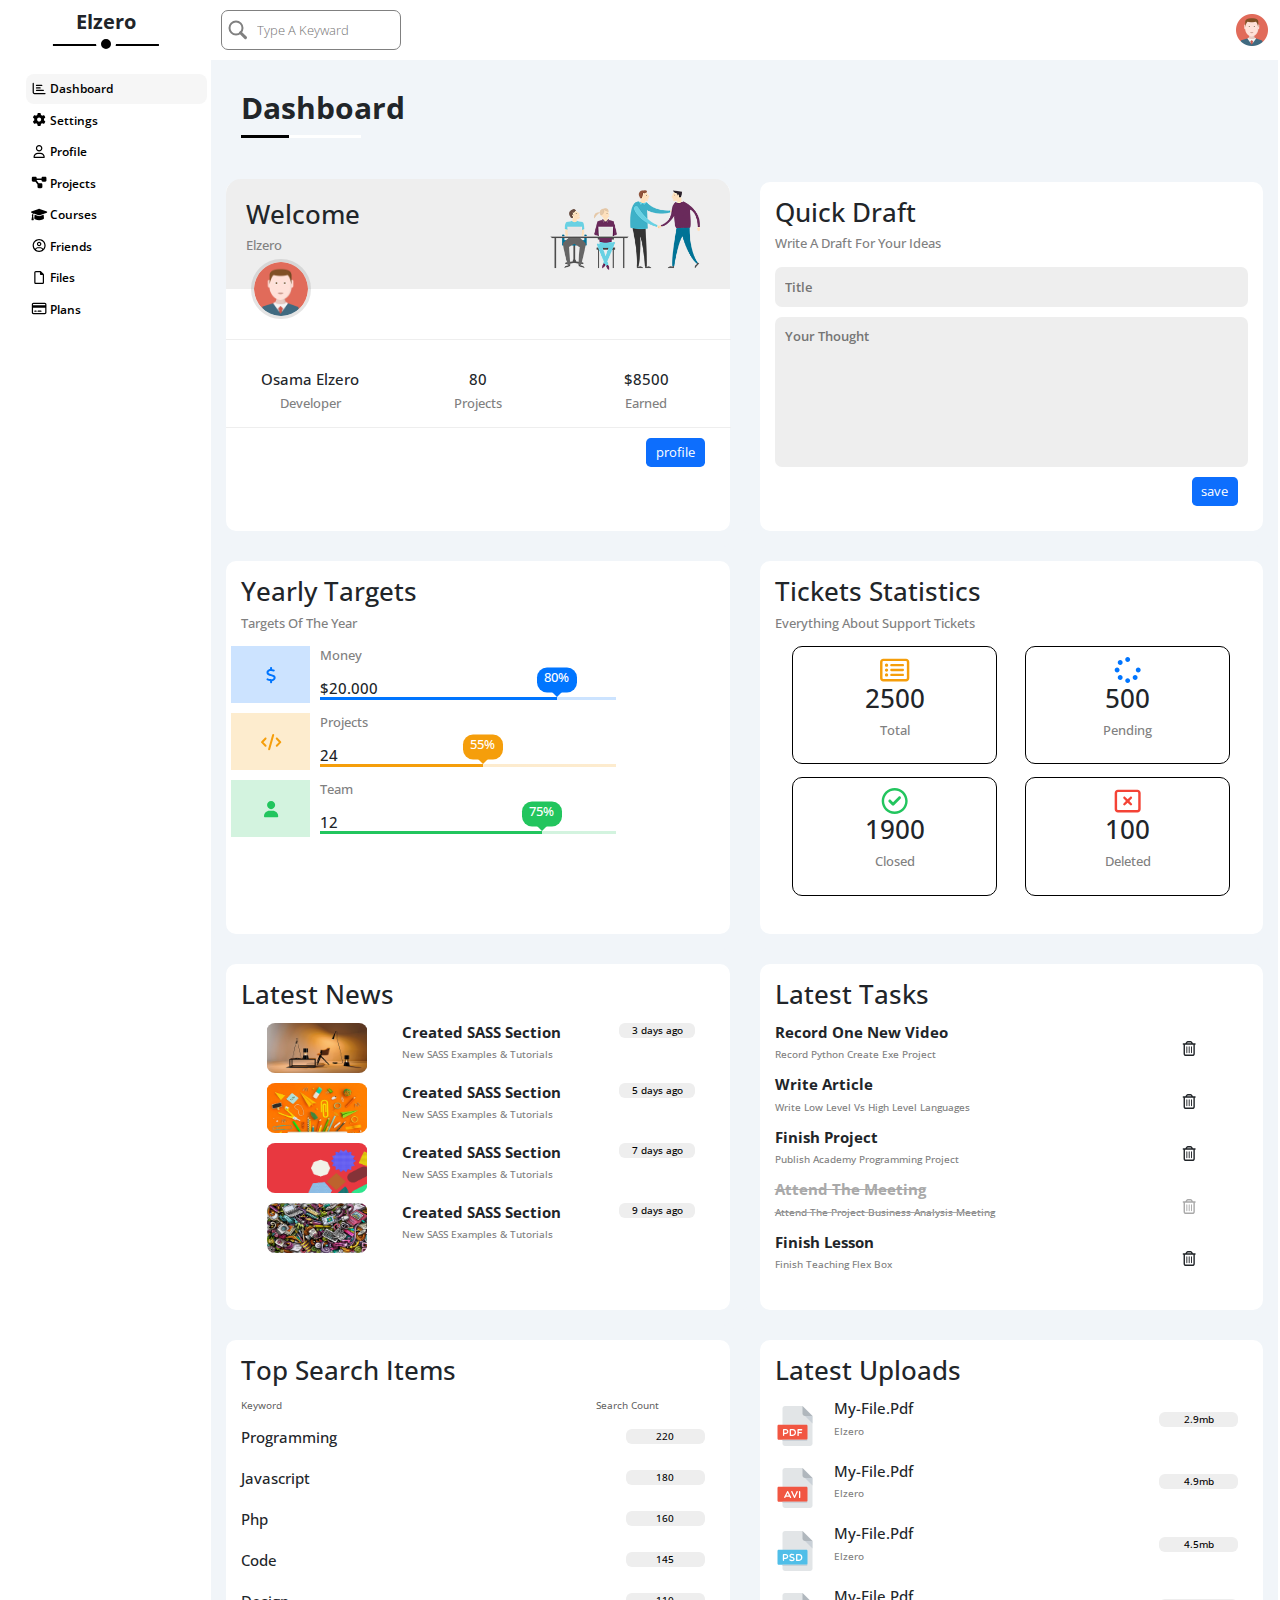
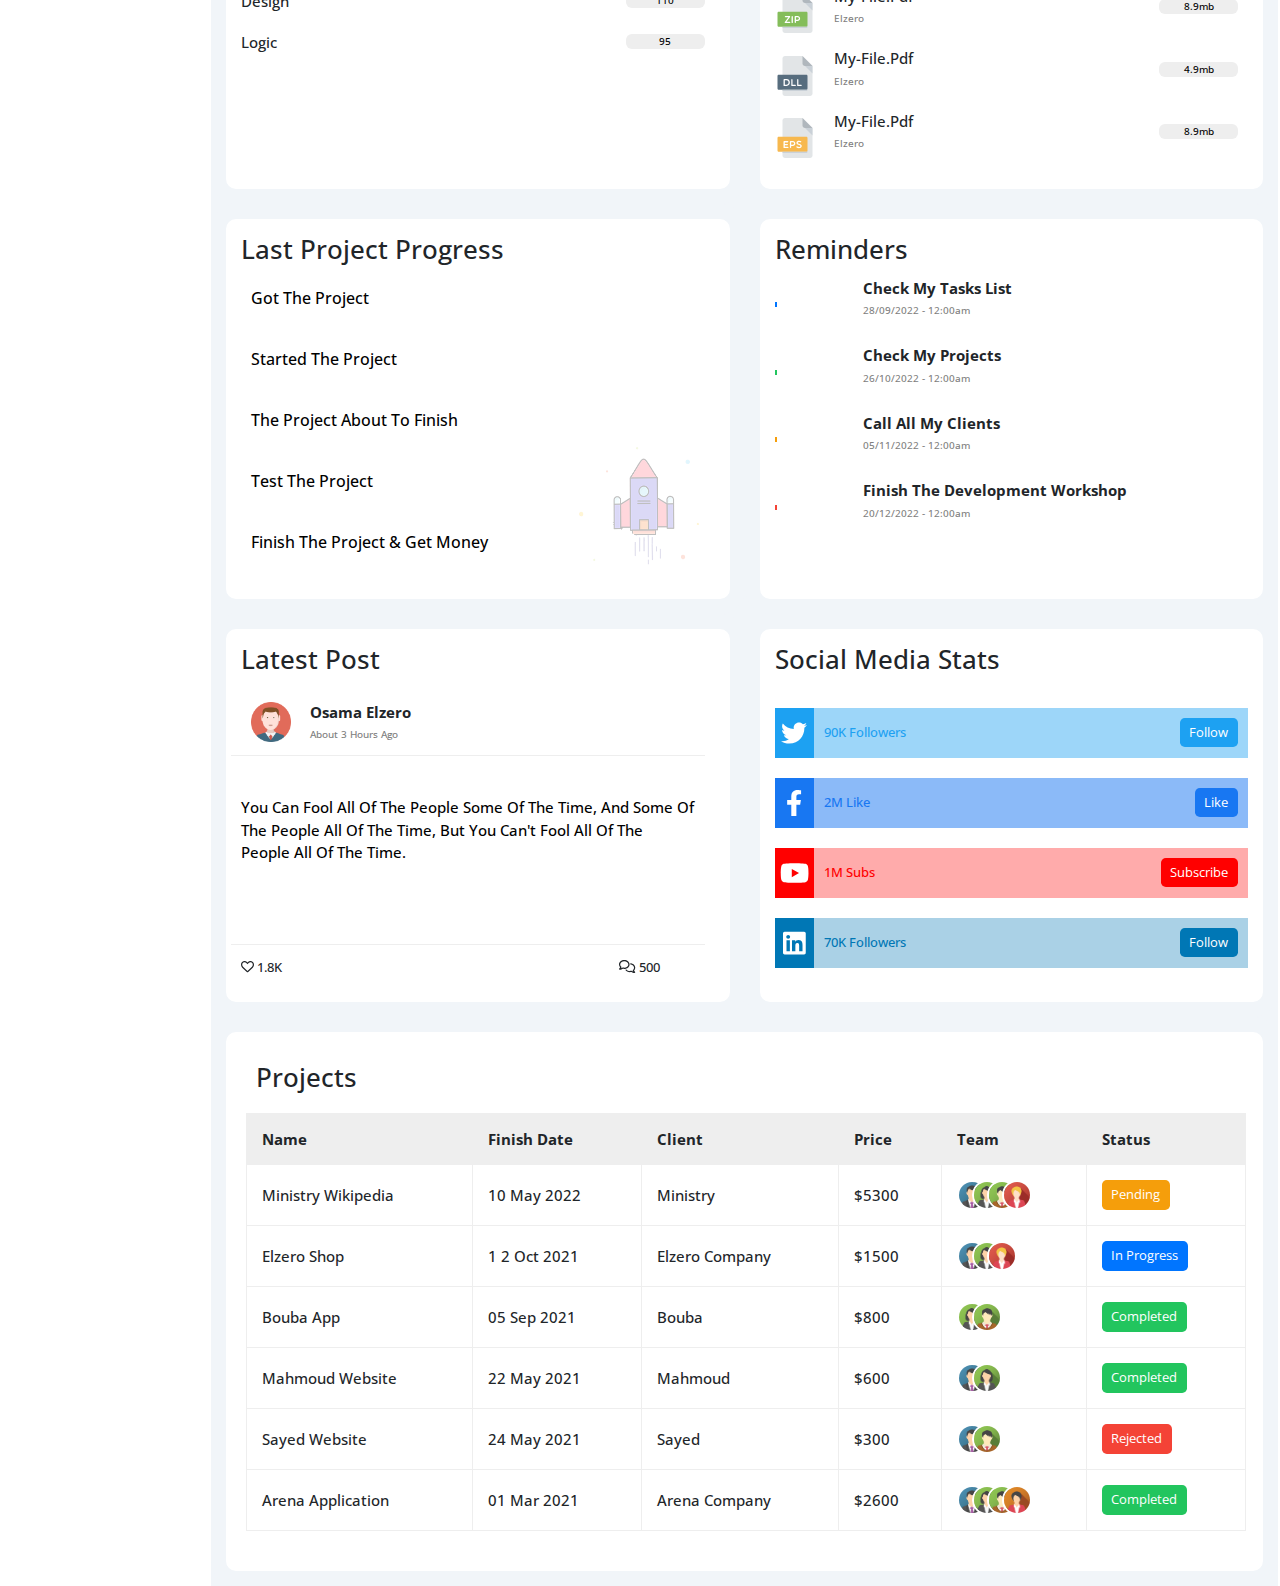
<file: index.html>
<html lang="en"><head><meta charset="UTF-8"/><meta http-equiv="X-UA-Compatible" content="IE=edge"/><meta name="viewport" content="width=device-width, initial-scale=1.0"/><link rel="stylesheet" href="css/all.min.css"/><link rel="stylesheet" href="css/bootstrap.min.css"/><link rel="stylesheet" href="css/bootstrap.min.css.map"/><link rel="preconnect" href="https://fonts.googleapis.com"/><link rel="preconnect" href="https://fonts.gstatic.com" crossorigin=""/><link href="https://fonts.googleapis.com/css2?family=Open+Sans:wght@300;500&amp;amp;display=swap" rel="stylesheet"/><link rel="stylesheet" href="css/style.css"/><title class="text-capitalize">dashboard</title></head><body><div class="page d-flex"><div class="sidebar col-2" id="sidebar"><h3 class="elzero text-center text-capitalize">elzero</h3><ul class="main-ul text-capitalize"><a href="index.html"><li><i class="fa-regular fa-chart-bar fa-fw"></i> <span>dashboard </span></li></a><a href="settings.html"><li> <i class="fa-solid fa-gear fa-fw"></i> <span>settings</span></li></a><a href="profile.html"><li><i class="fa-regular fa-user fa-fw"></i> <span>profile </span></li></a><a href="projects.html"><li><i class="fa-solid fa-diagram-project fa-fw"></i> <span>projects</span></li></a><a href="courses.html"><li><i class="fa-solid fa-graduation-cap fa-fw"></i> <span>courses  </span></li></a><a href="friends.html"><li><i class="fa-regular fa-circle-user fa-fw"></i> <span>friends </span></li></a><a href="files.html"><li><i class="fa-regular fa-file fa-fw"></i> <span>files </span></li></a><a href="plans.html"><li><i class="fa-regular fa-credit-card fa-fw"></i> <span>plans </span></li></a></ul></div><div class="main d-flex h-100 col-10"><header class="head col-12 d-flex justify-content-between align-items-center"><div class="search"><input class="head-input" id="search" type="text" placeholder="Type A Keyward"/><i class="false fa-solid fa-xmark" id="x"></i></div><div class="head-icons d-flex align-items-center justify-content-end"><span class="head-i col-6"><i class="fa-regular fa-bell fa-lg"></i></span><img class="head-avatar col-6" src="image/avatar.png"/></div></header><h1 class="page-header text-capitalize col-12">dashboard </h1><div class="sections-container d-flex col-12 justify-content-evenly"><div class="section col-lg-6 col-md-12 col-sm-12"><div class="d-none"></div><div class="welcome-head col-12"><h2 class="col-12 text-capitalize">welcome</h2><p class="col-12 text-capitalize">elzero</p><img class="welcome-image" src="image/welcome.png" alt=""/><img class="welcome-avatar col-6" src="image/avatar.png"/></div><div class="welcome-mid d-flex col-12 row nowrap"><div class="col-lg-4 col-md-12 col-sm-12"><h2 class="col-12 text-capitalize">osama elzero</h2><p class="col-12 text-capitalize">developer</p></div><div class="col-lg-4 col-md-12 col-sm-12"><h2 class="col-12 text-capitalize">80</h2><p class="col-12 text-capitalize">projects</p></div><div class="col-lg-4 col-md-12 col-sm-12"><h2 class="col-12 text-capitalize">$8500</h2><p class="col-12 text-capitalize">earned</p></div></div><div class="d-flex col-12 row justify-content-end align-items-end"><button class="button btn btn-primary">profile</button></div></div><div class="section col-lg-6 col-md-12 col-sm-12"><div class="d-none"></div><h2 class="col-12 text-capitalize">Quick Draft</h2><p class="col-12 text-capitalize">Write A Draft For Your Ideas</p><input class="input-title col-12 text-capitalize" type="text" placeholder="title"/><textarea class="input-thought col-12 text-capitalize" type="text" placeholder="your thought"></textarea><div class="d-flex col-12 row justify-content-end align-items-end"><button class="button btn btn-primary">save</button></div></div><div class="section col-lg-6 col-md-12 col-sm-12"><div class="d-none"></div><h2 class="col-12 text-capitalize">Yearly Targets</h2><p class="col-12 text-capitalize">Targets Of The Year</p><div class="col-12 row"><div class="col-2 d-flex align-items-center dolar"><div class="col-12 text-center"><i class="fa-solid fa-dollar-sign fa-lg"></i></div></div><div class="col-10 targets"><p class="col-12 text-capitalize">money</p><h2 class="col-12 text-capitalize">$20.000</h2><div class="money"></div></div></div><div class="col-12 row"><div class="col-2 d-flex align-items-center tag"><div class="col-12 text-center"><i class="fa-solid fa-code fa-lg"></i></div></div><div class="col-10 targets"><p class="col-12 text-capitalize">projects</p><h2 class="col-12 text-capitalize">24</h2><div class="projects"></div></div></div><div class="col-12 row"><div class="col-2 d-flex align-items-center person"><div class="col-12 text-center"><i class="fa-solid fa-user fa-lg"></i></div></div><div class="col-10 targets"><p class="col-12 text-capitalize">team</p><h2 class="col-12 text-capitalize">12</h2><div class="team"></div></div></div></div><div class="section col-lg-6 col-md-12 col-sm-12"><div class="d-none"></div><h2 class="col-12 text-capitalize">Tickets Statistics</h2><p class="col-12 text-capitalize">Everything About Support Tickets</p><div class="d-flex row wrap justify-content-evenly"><div class="tickets-section col-lg-5 col-md-12 col-sm-12 mb-3"><i class="fa-regular fa-rectangle-list fa-2x mb-10 c-orange"></i><h2 class="col-12 text-capitalize text-center">2500</h2><p class="col-12 text-capitalize text-center">total</p></div><div class="tickets-section col-lg-5 col-md-12 col-sm-12 mb-3"><i class="fa-solid fa-spinner fa-2x mb-10 c-blue"></i><h2 class="col-12 text-capitalize text-center">500</h2><p class="col-12 text-capitalize text-center">pending</p></div><div class="tickets-section col-lg-5 col-md-12 col-sm-12 mb-3"><i class="fa-regular fa-circle-check fa-2x mb-10 c-green"></i><h2 class="col-12 text-capitalize text-center">1900</h2><p class="col-12 text-capitalize text-center">closed</p></div><div class="tickets-section col-lg-5 col-md-12 col-sm-12 mb-3"><i class="fa-regular fa-rectangle-xmark fa-2x mb-10 c-red"></i><h2 class="col-12 text-capitalize text-center">100</h2><p class="col-12 text-capitalize text-center">deleted</p></div></div></div><div class="section col-lg-6 col-md-12 col-sm-12"><div class="d-none"></div><h2 class="col-12 text-capitalize">latest news</h2><p class="col-12 text-capitalize"></p><div class="news-section d-flex row wrap"><div class="col-12 d-flex row wrap"><img class="col-lg-4 col-md-4 col-sm-12" src="image/news-01.png" alt=""/><div class="col-lg-6 col-md-6 col-sm-12"><h2 class="col-12 text-capitalize">Created SASS Section</h2><p class="col-12 text-capitalize">New SASS Examples &amp; Tutorials</p></div><p class="news-time col-lg-2 col-md-2 col-sm-12">3 days ago</p></div><div class="col-12 d-flex row wrap"><img class="col-lg-4 col-md-4 col-sm-12" src="image/news-02.png" alt=""/><div class="col-lg-6 col-md-6 col-sm-12"><h2 class="col-12 text-capitalize">Created SASS Section</h2><p class="col-12 text-capitalize">New SASS Examples &amp; Tutorials</p></div><p class="news-time col-lg-2 col-md-2 col-sm-12">5 days ago</p></div><div class="col-12 d-flex row wrap"><img class="col-lg-4 col-md-4 col-sm-12" src="image/news-03.png" alt=""/><div class="col-lg-6 col-md-6 col-sm-12"><h2 class="col-12 text-capitalize">Created SASS Section</h2><p class="col-12 text-capitalize">New SASS Examples &amp; Tutorials</p></div><p class="news-time col-lg-2 col-md-2 col-sm-12">7 days ago</p></div><div class="col-12 d-flex row wrap"><img class="col-lg-4 col-md-4 col-sm-12" src="image/news-04.png" alt=""/><div class="col-lg-6 col-md-6 col-sm-12"><h2 class="col-12 text-capitalize">Created SASS Section</h2><p class="col-12 text-capitalize">New SASS Examples &amp; Tutorials</p></div><p class="news-time col-lg-2 col-md-2 col-sm-12">9 days ago</p></div></div></div><div class="section col-lg-6 col-md-12 col-sm-12"><div class="d-none"></div><h2 class="col-12 text-capitalize">latest tasks</h2><p class="col-12 text-capitalize"></p><div class="tasks-section col-12 d-flex row wrap justify-content-between"><div class="col-9"><h2 class="col-12 text-capitalize">Record One New Video</h2><p class="col-12 text-capitalize">Record Python Create Exe Project</p></div><div class="col-2 fa-regular fa-trash-can delete"></div><div class="col-9"><h2 class="col-12 text-capitalize">Write Article</h2><p class="col-12 text-capitalize">Write Low Level vs High Level Languages</p></div><div class="col-2 fa-regular fa-trash-can delete"></div><div class="col-9"><h2 class="col-12 text-capitalize">Finish Project</h2><p class="col-12 text-capitalize">Publish Academy Programming Project</p></div><div class="col-2 fa-regular fa-trash-can delete"></div><div class="col-9 hash"><h2 class="col-12 text-capitalize">Attend The Meeting</h2><p class="col-12 text-capitalize">Attend The Project Business Analysis Meeting</p></div><div class="col-2 fa-regular fa-trash-can delete hash"></div><div class="col-9"><h2 class="col-12 text-capitalize">Finish Lesson</h2><p class="col-12 text-capitalize">Finish Teaching Flex Box</p></div><div class="col-2 fa-regular fa-trash-can delete"></div></div></div><div class="section col-lg-6 col-md-12 col-sm-12"><div class="d-none"></div><h2 class="col-12 text-capitalize">top search items</h2><p class="col-12 text-capitalize"></p><div class="top-search col-12 d-flex row wrap justify-content-between"><h4 class="col-8">Keyword</h4><h4 class="col-3">Search Count</h4></div><div class="top-search col-12 d-flex row wrap justify-content-between"><div class="col-9"><h2 class="col-12 text-capitalize">Programming</h2><p class="col-12 text-capitalize"></p></div><p class="search-times col-2">220</p></div><div class="top-search col-12 d-flex row wrap justify-content-between"><div class="col-9"><h2 class="col-12 text-capitalize">javascript</h2><p class="col-12 text-capitalize"></p></div><p class="search-times col-2">180</p></div><div class="top-search col-12 d-flex row wrap justify-content-between"><div class="col-9"><h2 class="col-12 text-capitalize">php</h2><p class="col-12 text-capitalize"></p></div><p class="search-times col-2">160</p></div><div class="top-search col-12 d-flex row wrap justify-content-between"><div class="col-9"><h2 class="col-12 text-capitalize">code</h2><p class="col-12 text-capitalize"></p></div><p class="search-times col-2">145</p></div><div class="top-search col-12 d-flex row wrap justify-content-between"><div class="col-9"><h2 class="col-12 text-capitalize">design</h2><p class="col-12 text-capitalize"></p></div><p class="search-times col-2">110</p></div><div class="top-search col-12 d-flex row wrap justify-content-between"><div class="col-9"><h2 class="col-12 text-capitalize">logic</h2><p class="col-12 text-capitalize"></p></div><p class="search-times col-2">95</p></div></div><div class="section col-lg-6 col-md-12 col-sm-12"><div class="d-none"></div><h2 class="col-12 text-capitalize">latest uploads</h2><p class="col-12 text-capitalize"></p><div class="top-search col-12 d-flex row wrap justify-content-between"><div class="col-1"><img class="uploaded-file" src="image/pdf.svg" alt=""/></div><div class="col-8"><h2 class="col-12 text-capitalize">my-file.pdf</h2><p class="col-12 text-capitalize">elzero</p></div><p class="search-times col-2">2.9mb</p></div><div class="top-search col-12 d-flex row wrap justify-content-between"><div class="col-1"><img class="uploaded-file" src="image/avi.svg" alt=""/></div><div class="col-8"><h2 class="col-12 text-capitalize">my-file.pdf</h2><p class="col-12 text-capitalize">elzero</p></div><p class="search-times col-2">4.9mb</p></div><div class="top-search col-12 d-flex row wrap justify-content-between"><div class="col-1"><img class="uploaded-file" src="image/psd.svg" alt=""/></div><div class="col-8"><h2 class="col-12 text-capitalize">my-file.pdf</h2><p class="col-12 text-capitalize">elzero</p></div><p class="search-times col-2">4.5mb</p></div><div class="top-search col-12 d-flex row wrap justify-content-between"><div class="col-1"><img class="uploaded-file" src="image/zip.svg" alt=""/></div><div class="col-8"><h2 class="col-12 text-capitalize">my-file.pdf</h2><p class="col-12 text-capitalize">elzero</p></div><p class="search-times col-2">8.9mb</p></div><div class="top-search col-12 d-flex row wrap justify-content-between"><div class="col-1"><img class="uploaded-file" src="image/dll.svg" alt=""/></div><div class="col-8"><h2 class="col-12 text-capitalize">my-file.pdf</h2><p class="col-12 text-capitalize">elzero</p></div><p class="search-times col-2">4.9mb</p></div><div class="top-search col-12 d-flex row wrap justify-content-between"><div class="col-1"><img class="uploaded-file" src="image/eps.svg" alt=""/></div><div class="col-8"><h2 class="col-12 text-capitalize">my-file.pdf</h2><p class="col-12 text-capitalize">elzero</p></div><p class="search-times col-2">8.9mb</p></div></div><div class="section col-lg-6 col-md-12 col-sm-12"><div class="d-none"></div><h2 class="col-12 text-capitalize">Last Project Progress</h2><p class="col-12 text-capitalize"></p><div class="col-12 d-flex project"><span class="circle col-2"></span><p class="progress col-10">Got The Project</p></div><div class="col-12 d-flex project"><span class="circle col-2"></span><p class="progress col-10">Started The Project</p></div><div class="col-12 d-flex project"><span class="circle col-2"></span><p class="progress col-10">The Project About To Finish</p></div><div class="col-12 d-flex project"><span class="circle col-2"></span><p class="progress col-10">Test The Project</p></div><div class="col-12 d-flex project"><span class="circle col-2"></span><p class="progress col-10">Finish The Project & Get Money</p></div><img class="project-image" src="image/project.png" alt=""/></div><div class="section col-lg-6 col-md-12 col-sm-12"><div class="d-none"></div><h2 class="col-12 text-capitalize">Reminders</h2><p class="col-12 text-capitalize"></p><div class="reminders col-12 d-flex row wrap"><div class="col-2 re-1"><span></span></div><div class="col-10"><h2 class="col-12 text-capitalize">Check My Tasks List</h2><p class="col-12 text-capitalize">28/09/2022 - 12:00am</p></div><div class="reminders col-12 d-flex row wrap"></div><div class="col-2 re-2"><span></span></div><div class="col-10"><h2 class="col-12 text-capitalize">Check My Projects</h2><p class="col-12 text-capitalize">26/10/2022 - 12:00am</p></div><div class="reminders col-12 d-flex row wrap"></div><div class="col-2 re-3"><span></span></div><div class="col-10"><h2 class="col-12 text-capitalize">Call All My Clients</h2><p class="col-12 text-capitalize">05/11/2022 - 12:00am</p></div><div class="reminders col-12 d-flex row wrap"></div><div class="col-2 re-4"><span></span></div><div class="col-10"><h2 class="col-12 text-capitalize">Finish The Development Workshop</h2><p class="col-12 text-capitalize">20/12/2022 - 12:00am</p></div></div></div><div class="section col-lg-6 col-md-12 col-sm-12"><div class="d-none"></div><h2 class="col-12 text-capitalize">Latest Post</h2><p class="col-12 text-capitalize"></p><div class="post col-12 d-flex row wrap"><div class="col-1"><img class="post-avatar" src="image/avatar.png" alt=""/></div><div class="col-10"><h2 class="col-12 text-capitalize">Osama Elzero</h2><p class="col-12 text-capitalize">About 3 Hours Ago</p></div><p class="post-para col-12">You Can Fool All Of The People Some Of The Time, And Some Of The People All Of The Time, But You Can't Fool All Of The People All Of The Time.</p><div class="col-12 d-flex justify-content-between"> <div class="col-2 justify-content-start"><i class="fa-regular fa-heart"></i> 1.8K</div><div class="col-2 justify-content-end"><i class="fa-regular fa-comments"></i> 500</div></div></div></div><div class="section col-lg-6 col-md-12 col-sm-12"><div class="d-none"></div><h2 class="col-12 text-capitalize">Social Media Stats</h2><p class="col-12 text-capitalize"></p><div class="social col-12 d-flex row wrap"><div class="col-1 twietter"><i class="fa-brands fa-twitter fa-2x"></i></div><div class="col-11 d-flex justify-content-between align-items-center"> <span class="col-3">90K Followers</span><button class="col-3 btn btn-primary">Follow</button></div><div class="col-1 facebook"><i class="fa-brands fa-facebook-f fa-2x"></i></div><div class="col-11 d-flex justify-content-between align-items-center"> <span class="col-3">2M Like</span><button class="col-3 btn btn-primary">Like</button></div><div class="col-1 youtube"><i class="fa-brands fa-youtube fa-2x"></i></div><div class="col-11 d-flex justify-content-between align-items-center"> <span class="col-3">1M Subs</span><button class="col-3 btn btn-primary">Subscribe</button></div><div class="col-1 linkedin"><i class="fa-brands fa-linkedin fa-2x"></i></div><div class="col-11 d-flex justify-content-between align-items-center"> <span class="col-3">70K Followers</span><button class="col-3 btn btn-primary">Follow</button></div></div></div><div class="section col-12 projects-section"><div class="d-flex section-head col-12 row wrap"><h2 class="col-12 text-capitalize">Projects</h2><p class="col-12 text-capitalize"></p><table class="col-12"><thead><tr><td>Name</td><td>Finish Date</td><td>Client</td><td>Price</td><td>Team</td><td>Status</td></tr></thead><tbody> <tr> <td>Ministry Wikipedia</td><td>10 May 2022</td><td>Ministry</td><td>$5300</td><td> <img src="image/team-01.png" alt=""/><img src="image/team-02.png" alt=""/><img src="image/team-03.png" alt=""/><img src="image/team-05.png" alt=""/></td><td> <button class="btn btn-primary Pending">Pending            </button></td></tr><tr> <td>Elzero Shop</td><td>1  2 Oct 2021</td><td>Elzero Company</td><td>$1500</td><td> <img src="image/team-01.png" alt=""/><img src="image/team-02.png" alt=""/><img src="image/team-05.png" alt=""/></td><td> <button class="btn btn-primary In-Progress">In Progress           </button></td></tr><tr> <td>Bouba App</td><td>05 Sep 2021</td><td>Bouba</td><td>$800</td><td> <img src="image/team-02.png" alt=""/><img src="image/team-03.png" alt=""/></td><td> <button class="btn btn-primary Completed"> Completed        </button></td></tr><tr> <td>Mahmoud Website</td><td>22 May 2021</td><td>Mahmoud</td><td>$600</td><td> <img src="image/team-01.png" alt=""/><img src="image/team-02.png" alt=""/></td><td> <button class="btn btn-primary Completed"> Completed              </button></td></tr><tr> <td>Sayed Website</td><td>24 May 2021</td><td>Sayed</td><td>$300</td><td> <img src="image/team-01.png" alt=""/><img src="image/team-03.png" alt=""/></td><td> <button class="btn btn-primary Rejected">Rejected           </button></td></tr><tr> <td>Arena Application</td><td>01 Mar 2021</td><td>Arena Company</td><td>$2600</td><td> <img src="image/team-01.png" alt=""/><img src="image/team-02.png" alt=""/><img src="image/team-03.png" alt=""/><img src="image/team-04.png" alt=""/></td><td> <button class="btn btn-primary Completed"> Completed            </button></td></tr></tbody></table></div></div></div></div></div><script src="javascript/all.min.js"> </script><script src="javascript/bootstrap.bundle.min.js"></script><script src="javascript/main.js"> </script></body></html>
</file>
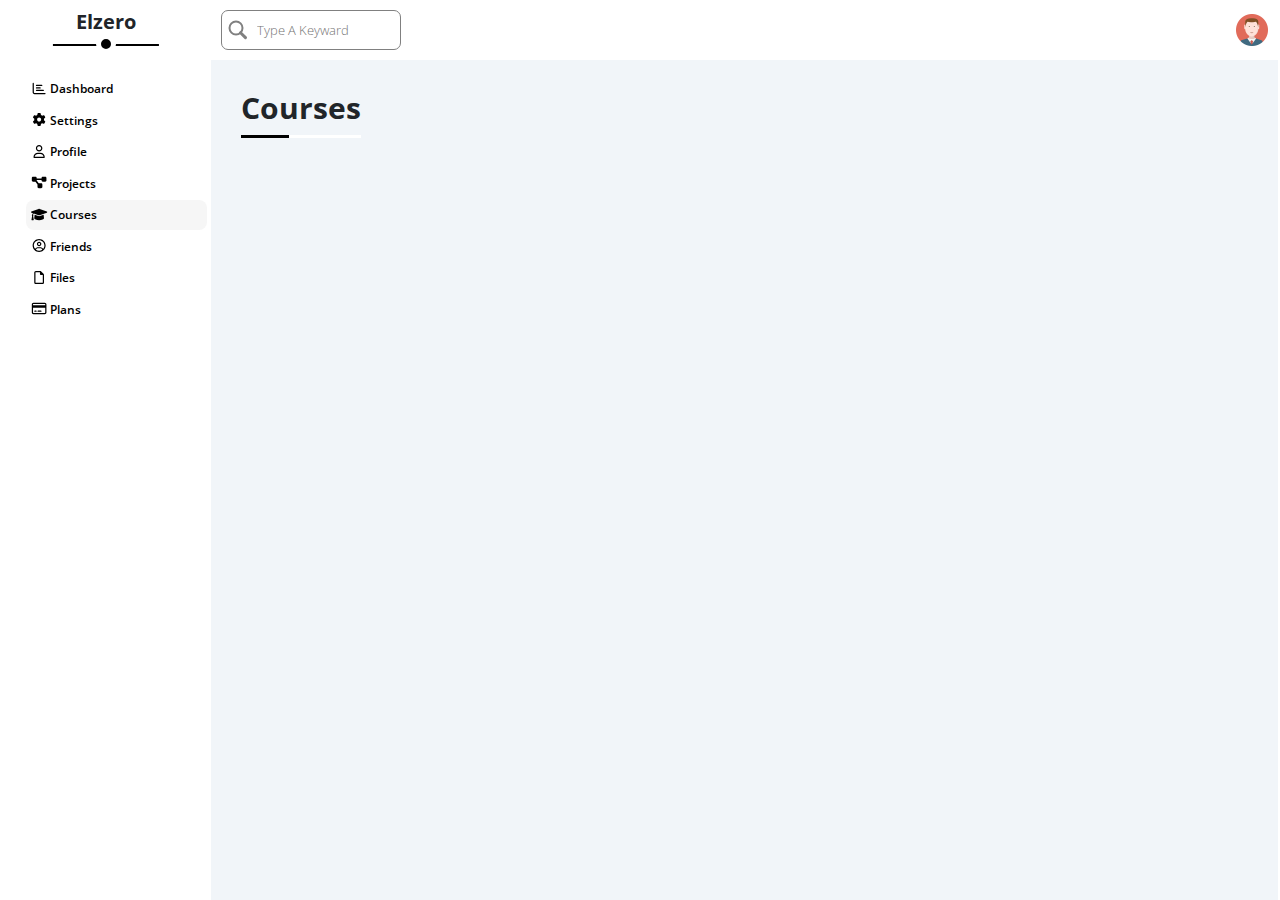
<file: courses.html>
<html lang="en"><head><meta charset="UTF-8"/><meta http-equiv="X-UA-Compatible" content="IE=edge"/><meta name="viewport" content="width=device-width, initial-scale=1.0"/><link rel="stylesheet" href="css/all.min.css"/><link rel="stylesheet" href="css/bootstrap.min.css"/><link rel="stylesheet" href="css/bootstrap.min.css.map"/><link rel="preconnect" href="https://fonts.googleapis.com"/><link rel="preconnect" href="https://fonts.gstatic.com" crossorigin=""/><link href="https://fonts.googleapis.com/css2?family=Open+Sans:wght@300;500&amp;amp;display=swap" rel="stylesheet"/><link rel="stylesheet" href="css/style.css"/><title class="text-capitalize">courses</title></head><body><div class="page d-flex"><div class="sidebar col-2" id="sidebar"><h3 class="elzero text-center text-capitalize">elzero</h3><ul class="main-ul text-capitalize"><a href="index.html"><li><i class="fa-regular fa-chart-bar fa-fw"></i> <span>dashboard </span></li></a><a href="settings.html"><li> <i class="fa-solid fa-gear fa-fw"></i> <span>settings</span></li></a><a href="profile.html"><li><i class="fa-regular fa-user fa-fw"></i> <span>profile </span></li></a><a href="projects.html"><li><i class="fa-solid fa-diagram-project fa-fw"></i> <span>projects</span></li></a><a href="courses.html"><li><i class="fa-solid fa-graduation-cap fa-fw"></i> <span>courses  </span></li></a><a href="friends.html"><li><i class="fa-regular fa-circle-user fa-fw"></i> <span>friends </span></li></a><a href="files.html"><li><i class="fa-regular fa-file fa-fw"></i> <span>files </span></li></a><a href="plans.html"><li><i class="fa-regular fa-credit-card fa-fw"></i> <span>plans </span></li></a></ul></div><div class="main d-flex h-100 col-10"><header class="head col-12 d-flex justify-content-between align-items-center"><div class="search"><input class="head-input" id="search" type="text" placeholder="Type A Keyward"/><i class="false fa-solid fa-xmark" id="x"></i></div><div class="head-icons d-flex align-items-center justify-content-end"><span class="head-i col-6"><i class="fa-regular fa-bell fa-lg"></i></span><img class="head-avatar col-6" src="image/avatar.png"/></div></header><h1 class="page-header text-capitalize col-12">courses</h1><div class="sections-container d-flex col-12 justify-content-evenly"></div></div></div><script src="javascript/all.min.js"> </script><script src="javascript/bootstrap.bundle.min.js"></script><script src="javascript/main.js"> </script></body></html>
</file>
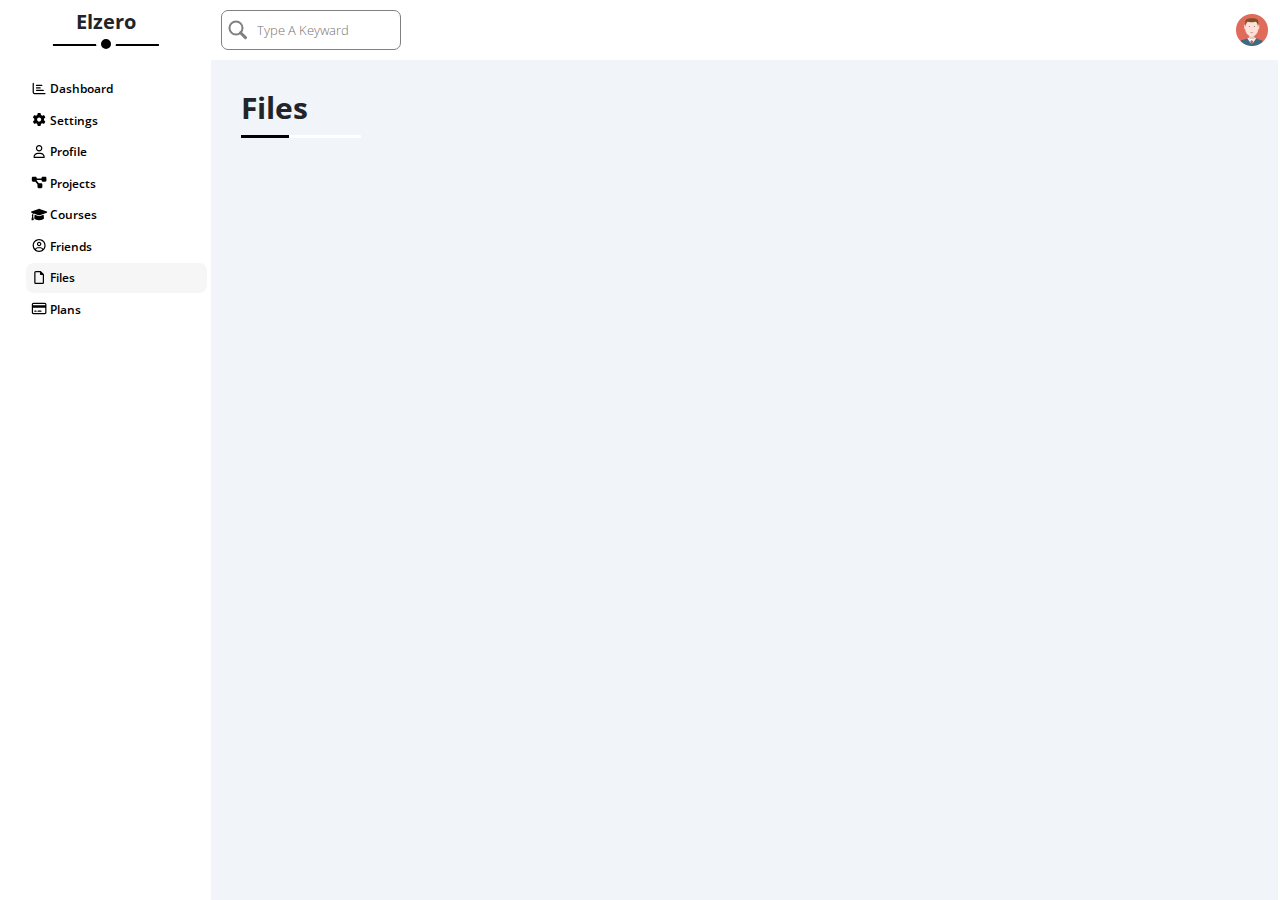
<file: files.html>
<html lang="en"><head><meta charset="UTF-8"/><meta http-equiv="X-UA-Compatible" content="IE=edge"/><meta name="viewport" content="width=device-width, initial-scale=1.0"/><link rel="stylesheet" href="css/all.min.css"/><link rel="stylesheet" href="css/bootstrap.min.css"/><link rel="stylesheet" href="css/bootstrap.min.css.map"/><link rel="preconnect" href="https://fonts.googleapis.com"/><link rel="preconnect" href="https://fonts.gstatic.com" crossorigin=""/><link href="https://fonts.googleapis.com/css2?family=Open+Sans:wght@300;500&amp;amp;display=swap" rel="stylesheet"/><link rel="stylesheet" href="css/style.css"/><title class="text-capitalize">files</title></head><body><div class="page d-flex"><div class="sidebar col-2" id="sidebar"><h3 class="elzero text-center text-capitalize">elzero</h3><ul class="main-ul text-capitalize"><a href="index.html"><li><i class="fa-regular fa-chart-bar fa-fw"></i> <span>dashboard </span></li></a><a href="settings.html"><li> <i class="fa-solid fa-gear fa-fw"></i> <span>settings</span></li></a><a href="profile.html"><li><i class="fa-regular fa-user fa-fw"></i> <span>profile </span></li></a><a href="projects.html"><li><i class="fa-solid fa-diagram-project fa-fw"></i> <span>projects</span></li></a><a href="courses.html"><li><i class="fa-solid fa-graduation-cap fa-fw"></i> <span>courses  </span></li></a><a href="friends.html"><li><i class="fa-regular fa-circle-user fa-fw"></i> <span>friends </span></li></a><a href="files.html"><li><i class="fa-regular fa-file fa-fw"></i> <span>files </span></li></a><a href="plans.html"><li><i class="fa-regular fa-credit-card fa-fw"></i> <span>plans </span></li></a></ul></div><div class="main d-flex h-100 col-10"><header class="head col-12 d-flex justify-content-between align-items-center"><div class="search"><input class="head-input" id="search" type="text" placeholder="Type A Keyward"/><i class="false fa-solid fa-xmark" id="x"></i></div><div class="head-icons d-flex align-items-center justify-content-end"><span class="head-i col-6"><i class="fa-regular fa-bell fa-lg"></i></span><img class="head-avatar col-6" src="image/avatar.png"/></div></header><h1 class="page-header text-capitalize col-12">files</h1><div class="sections-container d-flex col-12 justify-content-evenly"></div></div></div><script src="javascript/all.min.js"> </script><script src="javascript/bootstrap.bundle.min.js"></script><script src="javascript/main.js"> </script></body></html>
</file>
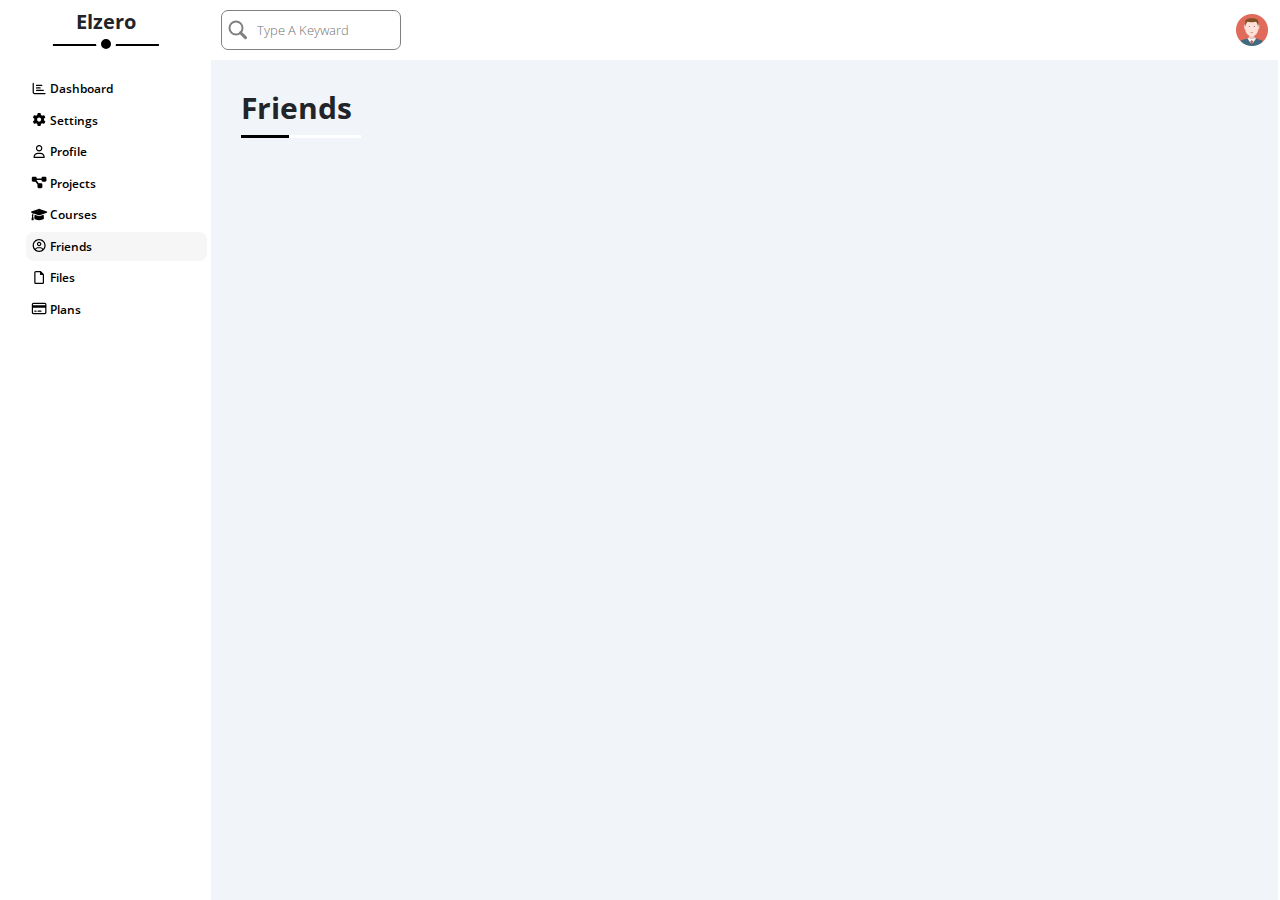
<file: friends.html>
<html lang="en"><head><meta charset="UTF-8"/><meta http-equiv="X-UA-Compatible" content="IE=edge"/><meta name="viewport" content="width=device-width, initial-scale=1.0"/><link rel="stylesheet" href="css/all.min.css"/><link rel="stylesheet" href="css/bootstrap.min.css"/><link rel="stylesheet" href="css/bootstrap.min.css.map"/><link rel="preconnect" href="https://fonts.googleapis.com"/><link rel="preconnect" href="https://fonts.gstatic.com" crossorigin=""/><link href="https://fonts.googleapis.com/css2?family=Open+Sans:wght@300;500&amp;amp;display=swap" rel="stylesheet"/><link rel="stylesheet" href="css/style.css"/><title class="text-capitalize">friends</title></head><body><div class="page d-flex"><div class="sidebar col-2" id="sidebar"><h3 class="elzero text-center text-capitalize">elzero</h3><ul class="main-ul text-capitalize"><a href="index.html"><li><i class="fa-regular fa-chart-bar fa-fw"></i> <span>dashboard </span></li></a><a href="settings.html"><li> <i class="fa-solid fa-gear fa-fw"></i> <span>settings</span></li></a><a href="profile.html"><li><i class="fa-regular fa-user fa-fw"></i> <span>profile </span></li></a><a href="projects.html"><li><i class="fa-solid fa-diagram-project fa-fw"></i> <span>projects</span></li></a><a href="courses.html"><li><i class="fa-solid fa-graduation-cap fa-fw"></i> <span>courses  </span></li></a><a href="friends.html"><li><i class="fa-regular fa-circle-user fa-fw"></i> <span>friends </span></li></a><a href="files.html"><li><i class="fa-regular fa-file fa-fw"></i> <span>files </span></li></a><a href="plans.html"><li><i class="fa-regular fa-credit-card fa-fw"></i> <span>plans </span></li></a></ul></div><div class="main d-flex h-100 col-10"><header class="head col-12 d-flex justify-content-between align-items-center"><div class="search"><input class="head-input" id="search" type="text" placeholder="Type A Keyward"/><i class="false fa-solid fa-xmark" id="x"></i></div><div class="head-icons d-flex align-items-center justify-content-end"><span class="head-i col-6"><i class="fa-regular fa-bell fa-lg"></i></span><img class="head-avatar col-6" src="image/avatar.png"/></div></header><h1 class="page-header text-capitalize col-12">friends</h1><div class="sections-container d-flex col-12 justify-content-evenly"></div></div></div><script src="javascript/all.min.js"> </script><script src="javascript/bootstrap.bundle.min.js"></script><script src="javascript/main.js"> </script></body></html>
</file>
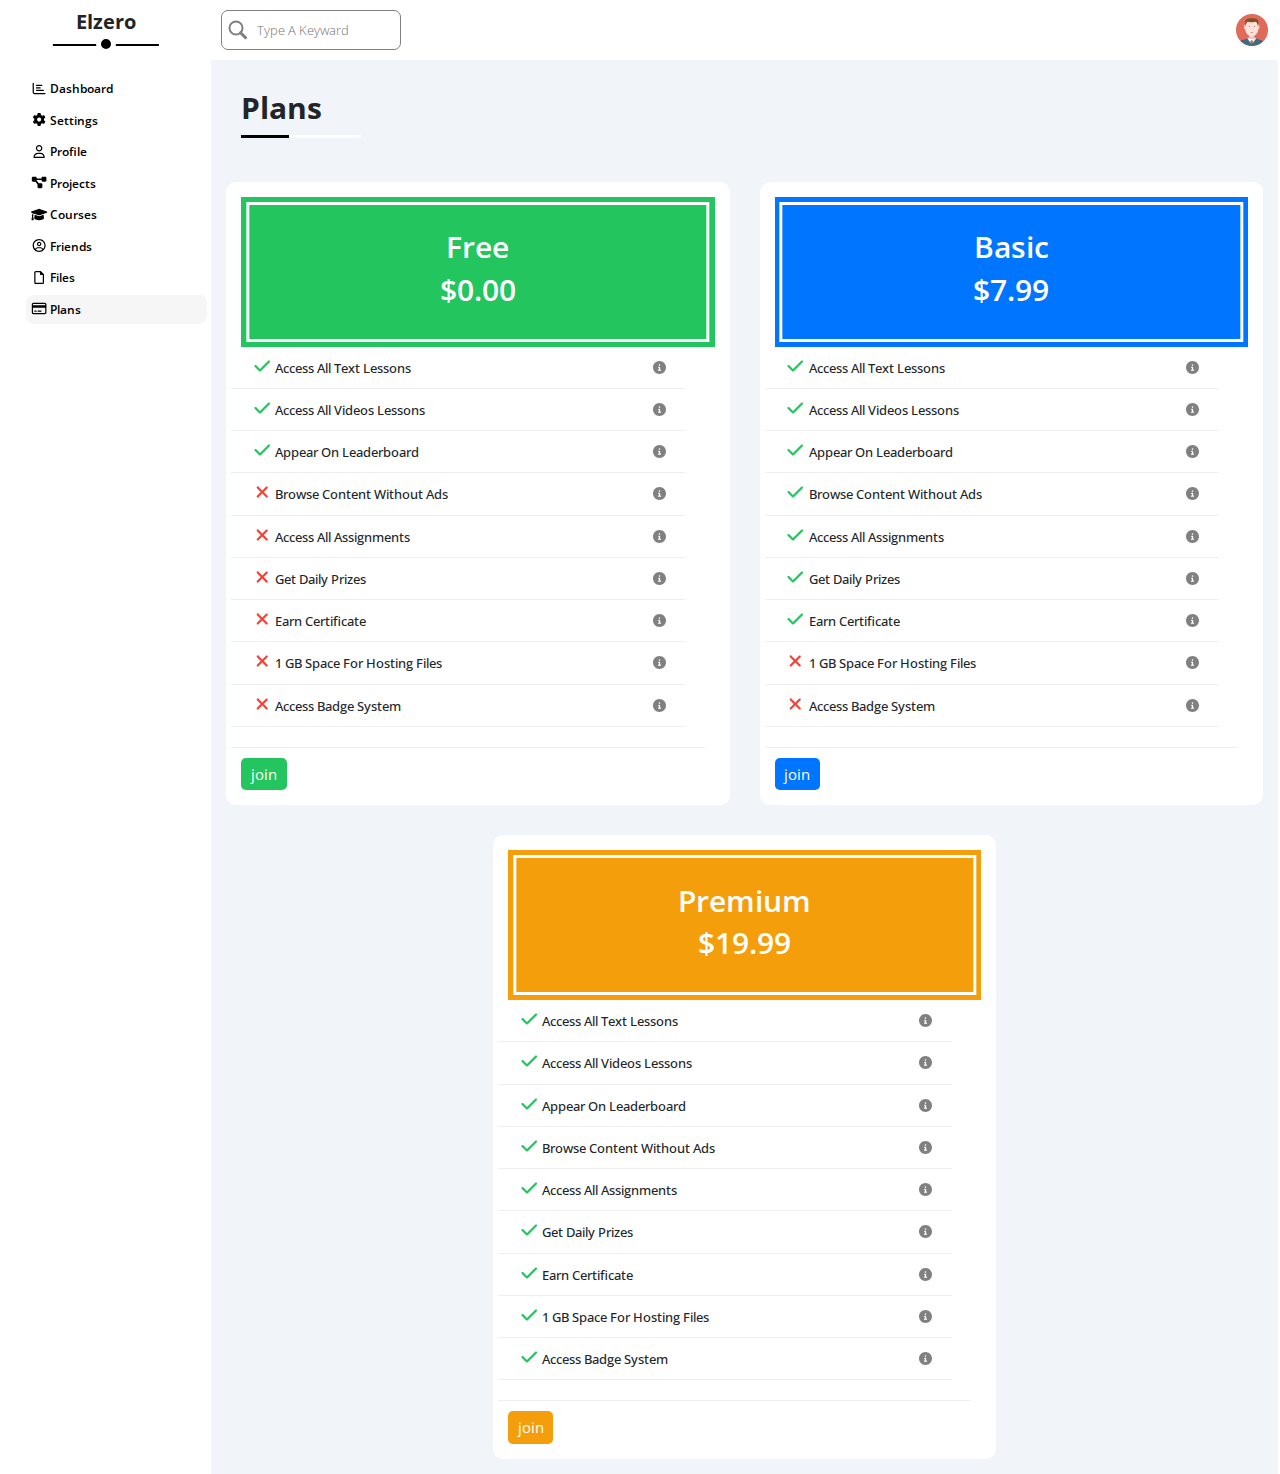
<file: plans.html>
<html lang="en"><head><meta charset="UTF-8"/><meta http-equiv="X-UA-Compatible" content="IE=edge"/><meta name="viewport" content="width=device-width, initial-scale=1.0"/><link rel="stylesheet" href="css/all.min.css"/><link rel="stylesheet" href="css/bootstrap.min.css"/><link rel="stylesheet" href="css/bootstrap.min.css.map"/><link rel="preconnect" href="https://fonts.googleapis.com"/><link rel="preconnect" href="https://fonts.gstatic.com" crossorigin=""/><link href="https://fonts.googleapis.com/css2?family=Open+Sans:wght@300;500&amp;amp;display=swap" rel="stylesheet"/><link rel="stylesheet" href="css/style.css"/><title class="text-capitalize">plans</title></head><body><div class="page d-flex"><div class="sidebar col-2" id="sidebar"><h3 class="elzero text-center text-capitalize">elzero</h3><ul class="main-ul text-capitalize"><a href="index.html"><li><i class="fa-regular fa-chart-bar fa-fw"></i> <span>dashboard </span></li></a><a href="settings.html"><li> <i class="fa-solid fa-gear fa-fw"></i> <span>settings</span></li></a><a href="profile.html"><li><i class="fa-regular fa-user fa-fw"></i> <span>profile </span></li></a><a href="projects.html"><li><i class="fa-solid fa-diagram-project fa-fw"></i> <span>projects</span></li></a><a href="courses.html"><li><i class="fa-solid fa-graduation-cap fa-fw"></i> <span>courses  </span></li></a><a href="friends.html"><li><i class="fa-regular fa-circle-user fa-fw"></i> <span>friends </span></li></a><a href="files.html"><li><i class="fa-regular fa-file fa-fw"></i> <span>files </span></li></a><a href="plans.html"><li><i class="fa-regular fa-credit-card fa-fw"></i> <span>plans </span></li></a></ul></div><div class="main d-flex h-100 col-10"><header class="head col-12 d-flex justify-content-between align-items-center"><div class="search"><input class="head-input" id="search" type="text" placeholder="Type A Keyward"/><i class="false fa-solid fa-xmark" id="x"></i></div><div class="head-icons d-flex align-items-center justify-content-end"><span class="head-i col-6"><i class="fa-regular fa-bell fa-lg"></i></span><img class="head-avatar col-6" src="image/avatar.png"/></div></header><h1 class="page-header text-capitalize col-12">plans</h1><div class="sections-container d-flex col-12 justify-content-evenly"><div class="section col-lg-6 col-md-12 col-sm-12 d-flex row wrap"><div class="free plan circle d-flex justify-content-center align-items-center"><div class="row wrap"> <h2 class="text-capitalize text-center">free</h2><h2 class="text-capitalize text-center">$0.00</h2></div></div><div class="activities d-flex col-12 row wrap justify-content-baseline"><div class="activities d-flex col-12 row wrap justify-content-baseline"><div class="col-8"><i class="fa-solid fa-check fa-fw yes"></i><span class="plan-span text-capitalize">Access All Text Lessons</span></div><div class="col-4 d-flex justify-content-end"><i class="fa-solid fa-circle-info help"></i></div></div><div class="activities d-flex col-12 row wrap justify-content-baseline"><div class="col-8"><i class="fa-solid fa-check fa-fw yes"></i><span class="plan-span text-capitalize">Access All Videos Lessons</span></div><div class="col-4 d-flex justify-content-end"><i class="fa-solid fa-circle-info help"></i></div></div><div class="activities d-flex col-12 row wrap justify-content-baseline"><div class="col-8"><i class="fa-solid fa-check fa-fw yes"></i><span class="plan-span text-capitalize">Appear On Leaderboard</span></div><div class="col-4 d-flex justify-content-end"><i class="fa-solid fa-circle-info help"></i></div></div><div class="activities d-flex col-12 row wrap justify-content-baseline"><div class="col-8"><i class="fa-solid fa-xmark fa-fw no"></i><span class="plan-span text-capitalize">Browse Content Without Ads</span></div><div class="col-4 d-flex justify-content-end"><i class="fa-solid fa-circle-info help"></i></div></div><div class="activities d-flex col-12 row wrap justify-content-baseline"><div class="col-8"><i class="fa-solid fa-xmark fa-fw no"></i><span class="plan-span text-capitalize">Access All Assignments</span></div><div class="col-4 d-flex justify-content-end"><i class="fa-solid fa-circle-info help"></i></div></div><div class="activities d-flex col-12 row wrap justify-content-baseline"><div class="col-8"><i class="fa-solid fa-xmark fa-fw no"></i><span class="plan-span text-capitalize">Get Daily Prizes</span></div><div class="col-4 d-flex justify-content-end"><i class="fa-solid fa-circle-info help"></i></div></div><div class="activities d-flex col-12 row wrap justify-content-baseline"><div class="col-8"><i class="fa-solid fa-xmark fa-fw no"></i><span class="plan-span text-capitalize">Earn Certificate</span></div><div class="col-4 d-flex justify-content-end"><i class="fa-solid fa-circle-info help"></i></div></div><div class="activities d-flex col-12 row wrap justify-content-baseline"><div class="col-8"><i class="fa-solid fa-xmark fa-fw no"></i><span class="plan-span text-capitalize">1 GB Space For Hosting Files</span></div><div class="col-4 d-flex justify-content-end"><i class="fa-solid fa-circle-info help"></i></div></div><div class="activities d-flex col-12 row wrap justify-content-baseline"><div class="col-8"><i class="fa-solid fa-xmark fa-fw no"></i><span class="plan-span text-capitalize">Access Badge System</span></div><div class="col-4 d-flex justify-content-end"><i class="fa-solid fa-circle-info help"></i></div></div></div><button class="btn free">join</button></div><div class="section col-lg-6 col-md-12 col-sm-12 d-flex row wrap"><div class="basic plan circle d-flex justify-content-center align-items-center"><div class="row wrap"> <h2 class="text-capitalize text-center">basic</h2><h2 class="text-capitalize text-center">$7.99</h2></div></div><div class="activities d-flex col-12 row wrap justify-content-baseline"><div class="activities d-flex col-12 row wrap justify-content-baseline"><div class="col-8"><i class="fa-solid fa-check fa-fw yes"></i><span class="plan-span text-capitalize">Access All Text Lessons</span></div><div class="col-4 d-flex justify-content-end"><i class="fa-solid fa-circle-info help"></i></div></div><div class="activities d-flex col-12 row wrap justify-content-baseline"><div class="col-8"><i class="fa-solid fa-check fa-fw yes"></i><span class="plan-span text-capitalize">Access All Videos Lessons</span></div><div class="col-4 d-flex justify-content-end"><i class="fa-solid fa-circle-info help"></i></div></div><div class="activities d-flex col-12 row wrap justify-content-baseline"><div class="col-8"><i class="fa-solid fa-check fa-fw yes"></i><span class="plan-span text-capitalize">Appear On Leaderboard</span></div><div class="col-4 d-flex justify-content-end"><i class="fa-solid fa-circle-info help"></i></div></div><div class="activities d-flex col-12 row wrap justify-content-baseline"><div class="col-8"><i class="fa-solid fa-check fa-fw yes"></i><span class="plan-span text-capitalize">Browse Content Without Ads</span></div><div class="col-4 d-flex justify-content-end"><i class="fa-solid fa-circle-info help"></i></div></div><div class="activities d-flex col-12 row wrap justify-content-baseline"><div class="col-8"><i class="fa-solid fa-check fa-fw yes"></i><span class="plan-span text-capitalize">Access All Assignments</span></div><div class="col-4 d-flex justify-content-end"><i class="fa-solid fa-circle-info help"></i></div></div><div class="activities d-flex col-12 row wrap justify-content-baseline"><div class="col-8"><i class="fa-solid fa-check fa-fw yes"></i><span class="plan-span text-capitalize">Get Daily Prizes</span></div><div class="col-4 d-flex justify-content-end"><i class="fa-solid fa-circle-info help"></i></div></div><div class="activities d-flex col-12 row wrap justify-content-baseline"><div class="col-8"><i class="fa-solid fa-check fa-fw yes"></i><span class="plan-span text-capitalize">Earn Certificate</span></div><div class="col-4 d-flex justify-content-end"><i class="fa-solid fa-circle-info help"></i></div></div><div class="activities d-flex col-12 row wrap justify-content-baseline"><div class="col-8"><i class="fa-solid fa-xmark fa-fw no"></i><span class="plan-span text-capitalize">1 GB Space For Hosting Files</span></div><div class="col-4 d-flex justify-content-end"><i class="fa-solid fa-circle-info help"></i></div></div><div class="activities d-flex col-12 row wrap justify-content-baseline"><div class="col-8"><i class="fa-solid fa-xmark fa-fw no"></i><span class="plan-span text-capitalize">Access Badge System</span></div><div class="col-4 d-flex justify-content-end"><i class="fa-solid fa-circle-info help"></i></div></div></div><button class="btn basic">join</button></div><div class="section col-lg-6 col-md-12 col-sm-12 d-flex row wrap"><div class="premium plan circle d-flex justify-content-center align-items-center"><div class="row wrap"> <h2 class="text-capitalize text-center">premium</h2><h2 class="text-capitalize text-center">$19.99</h2></div></div><div class="activities d-flex col-12 row wrap justify-content-baseline"><div class="activities d-flex col-12 row wrap justify-content-baseline"><div class="col-8"><i class="fa-solid fa-check fa-fw yes"></i><span class="plan-span text-capitalize">Access All Text Lessons</span></div><div class="col-4 d-flex justify-content-end"><i class="fa-solid fa-circle-info help"></i></div></div><div class="activities d-flex col-12 row wrap justify-content-baseline"><div class="col-8"><i class="fa-solid fa-check fa-fw yes"></i><span class="plan-span text-capitalize">Access All Videos Lessons</span></div><div class="col-4 d-flex justify-content-end"><i class="fa-solid fa-circle-info help"></i></div></div><div class="activities d-flex col-12 row wrap justify-content-baseline"><div class="col-8"><i class="fa-solid fa-check fa-fw yes"></i><span class="plan-span text-capitalize">Appear On Leaderboard</span></div><div class="col-4 d-flex justify-content-end"><i class="fa-solid fa-circle-info help"></i></div></div><div class="activities d-flex col-12 row wrap justify-content-baseline"><div class="col-8"><i class="fa-solid fa-check fa-fw yes"></i><span class="plan-span text-capitalize">Browse Content Without Ads</span></div><div class="col-4 d-flex justify-content-end"><i class="fa-solid fa-circle-info help"></i></div></div><div class="activities d-flex col-12 row wrap justify-content-baseline"><div class="col-8"><i class="fa-solid fa-check fa-fw yes"></i><span class="plan-span text-capitalize">Access All Assignments</span></div><div class="col-4 d-flex justify-content-end"><i class="fa-solid fa-circle-info help"></i></div></div><div class="activities d-flex col-12 row wrap justify-content-baseline"><div class="col-8"><i class="fa-solid fa-check fa-fw yes"></i><span class="plan-span text-capitalize">Get Daily Prizes</span></div><div class="col-4 d-flex justify-content-end"><i class="fa-solid fa-circle-info help"></i></div></div><div class="activities d-flex col-12 row wrap justify-content-baseline"><div class="col-8"><i class="fa-solid fa-check fa-fw yes"></i><span class="plan-span text-capitalize">Earn Certificate</span></div><div class="col-4 d-flex justify-content-end"><i class="fa-solid fa-circle-info help"></i></div></div><div class="activities d-flex col-12 row wrap justify-content-baseline"><div class="col-8"><i class="fa-solid fa-check fa-fw yes"></i><span class="plan-span text-capitalize">1 GB Space For Hosting Files</span></div><div class="col-4 d-flex justify-content-end"><i class="fa-solid fa-circle-info help"></i></div></div><div class="activities d-flex col-12 row wrap justify-content-baseline"><div class="col-8"><i class="fa-solid fa-check fa-fw yes"></i><span class="plan-span text-capitalize">Access Badge System</span></div><div class="col-4 d-flex justify-content-end"><i class="fa-solid fa-circle-info help"></i></div></div></div><button class="btn premium">join</button></div></div></div></div><script src="javascript/all.min.js"> </script><script src="javascript/bootstrap.bundle.min.js"></script><script src="javascript/main.js"> </script></body></html>
</file>
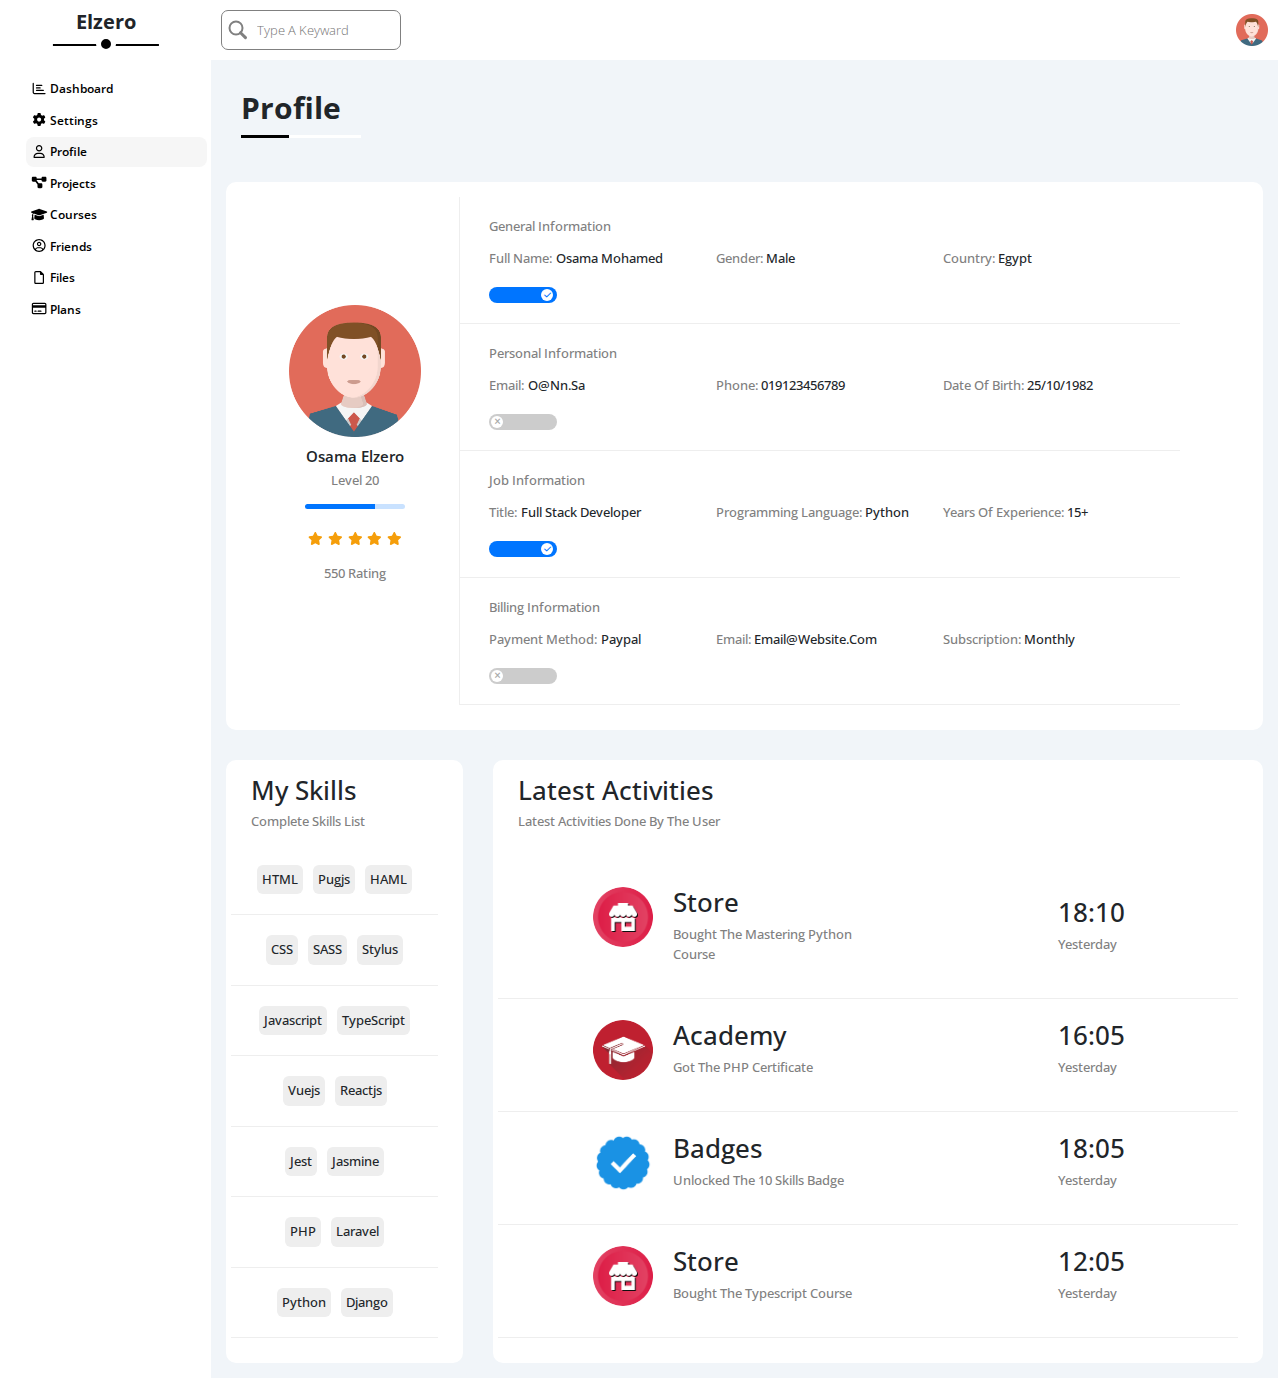
<file: profile.html>
<html lang="en"><head><meta charset="UTF-8"/><meta http-equiv="X-UA-Compatible" content="IE=edge"/><meta name="viewport" content="width=device-width, initial-scale=1.0"/><link rel="stylesheet" href="css/all.min.css"/><link rel="stylesheet" href="css/bootstrap.min.css"/><link rel="stylesheet" href="css/bootstrap.min.css.map"/><link rel="preconnect" href="https://fonts.googleapis.com"/><link rel="preconnect" href="https://fonts.gstatic.com" crossorigin=""/><link href="https://fonts.googleapis.com/css2?family=Open+Sans:wght@300;500&amp;amp;display=swap" rel="stylesheet"/><link rel="stylesheet" href="css/style.css"/><title class="text-capitalize">profile</title></head><body><div class="page d-flex"><div class="sidebar col-2" id="sidebar"><h3 class="elzero text-center text-capitalize">elzero</h3><ul class="main-ul text-capitalize"><a href="index.html"><li><i class="fa-regular fa-chart-bar fa-fw"></i> <span>dashboard </span></li></a><a href="settings.html"><li> <i class="fa-solid fa-gear fa-fw"></i> <span>settings</span></li></a><a href="profile.html"><li><i class="fa-regular fa-user fa-fw"></i> <span>profile </span></li></a><a href="projects.html"><li><i class="fa-solid fa-diagram-project fa-fw"></i> <span>projects</span></li></a><a href="courses.html"><li><i class="fa-solid fa-graduation-cap fa-fw"></i> <span>courses  </span></li></a><a href="friends.html"><li><i class="fa-regular fa-circle-user fa-fw"></i> <span>friends </span></li></a><a href="files.html"><li><i class="fa-regular fa-file fa-fw"></i> <span>files </span></li></a><a href="plans.html"><li><i class="fa-regular fa-credit-card fa-fw"></i> <span>plans </span></li></a></ul></div><div class="main d-flex h-100 col-10"><header class="head col-12 d-flex justify-content-between align-items-center"><div class="search"><input class="head-input" id="search" type="text" placeholder="Type A Keyward"/><i class="false fa-solid fa-xmark" id="x"></i></div><div class="head-icons d-flex align-items-center justify-content-end"><span class="head-i col-6"><i class="fa-regular fa-bell fa-lg"></i></span><img class="head-avatar col-6" src="image/avatar.png"/></div></header><h1 class="page-header text-capitalize col-12">profile</h1><div class="sections-container d-flex col-12 justify-content-evenly"><div class="section col-12 row wrap"><div class="d-flex row wrap"><div class="profile-main col-lg-3 col-md-3 col-sm-12 d-flex row wrap justify-content-center align-items-center"><img class="col-8" src="image/avatar.png" alt=""/><h2 class="col-8 text-capitalize text-center"> Osama Elzero</h2><p class="col-8 text-capitalize text-center">Level 20</p><div class="level page-header"></div><div class="stars col-12 d-flex"> <i class="fa-solid fa-star star"></i><i class="fa-solid fa-star star"></i><i class="fa-solid fa-star star"></i><i class="fa-solid fa-star star"></i><i class="fa-solid fa-star star"></i></div><p class="col-8 text-capitalize text-center">550 rating</p></div><div class="col-lg-9 col-md-9 col-sm-12 d-flex row wrap"><div class="sup-profile col-12 d-flex row wrap"><p class="col-12 text-capitalize">General Information</p><div class="col-lg-4 col-md-6 col-sm-12 d-flex align-items-baseline gap-1"><p class="text-capitalize">Full Name:</p><h6 class="text-capitalize">Osama Mohamed</h6></div><div class="col-lg-4 col-md-6 col-sm-12 d-flex align-items-baseline gap-1"><p class="text-capitalize">gender:</p><h6 class="text-capitalize">male</h6></div><div class="col-lg-4 col-md-6 col-sm-12 d-flex align-items-baseline gap-1"><p class="text-capitalize">country:</p><h6 class="text-capitalize">egypt</h6></div><div class="col-lg-4 col-md-6 col-sm-12"><label> <input class="toggle-checkbox thin-toggle-checkbox" type="checkbox" checked="checked"/><div class="toggle-switch thin-toggle-switch"></div></label></div></div><div class="sup-profile col-12 d-flex row wrap"><p class="col-12 text-capitalize">Personal Information</p><div class="col-lg-4 col-md-6 col-sm-12 d-flex align-items-baseline gap-1"><p class="text-capitalize">email:</p><h6 class="text-capitalize">o@nn.sa</h6></div><div class="col-lg-4 col-md-6 col-sm-12 d-flex align-items-baseline gap-1"><p class="text-capitalize">phone:</p><h6 class="text-capitalize">019123456789</h6></div><div class="col-lg-4 col-md-6 col-sm-12 d-flex align-items-baseline gap-1"><p class="text-capitalize">Date Of Birth:</p><h6 class="text-capitalize">25/10/1982</h6></div><div class="col-lg-4 col-md-6 col-sm-12"><label> <input class="toggle-checkbox thin-toggle-checkbox" type="checkbox"/><div class="toggle-switch thin-toggle-switch"></div></label></div></div><div class="sup-profile col-12 d-flex row wrap"><p class="col-12 text-capitalize">Job Information</p><div class="col-lg-4 col-md-6 col-sm-12 d-flex align-items-baseline gap-1"><p class="text-capitalize">title:</p><h6 class="text-capitalize">Full Stack Developer</h6></div><div class="col-lg-4 col-md-6 col-sm-12 d-flex align-items-baseline gap-1"><p class="text-capitalize">Programming Language:</p><h6 class="text-capitalize">Python</h6></div><div class="col-lg-4 col-md-6 col-sm-12 d-flex align-items-baseline gap-1"><p class="text-capitalize">Years Of Experience:</p><h6 class="text-capitalize">15+</h6></div><div class="col-lg-4 col-md-6 col-sm-12"><label> <input class="toggle-checkbox thin-toggle-checkbox" type="checkbox" checked="checked"/><div class="toggle-switch thin-toggle-switch"></div></label></div></div><div class="sup-profile col-12 d-flex row wrap"><p class="col-12 text-capitalize">Billing Information</p><div class="col-lg-4 col-md-6 col-sm-12 d-flex align-items-baseline gap-1"><p class="text-capitalize">Payment Method:</p><h6 class="text-capitalize">Paypal</h6></div><div class="col-lg-4 col-md-6 col-sm-12 d-flex align-items-baseline gap-1"><p class="text-capitalize">Email:</p><h6 class="text-capitalize">email@website.com</h6></div><div class="col-lg-4 col-md-6 col-sm-12 d-flex align-items-baseline gap-1"><p class="text-capitalize">Subscription:</p><h6 class="text-capitalize">monthly</h6></div><div class="col-lg-4 col-md-6 col-sm-12"><label> <input class="toggle-checkbox thin-toggle-checkbox" type="checkbox"/><div class="toggle-switch thin-toggle-switch"></div></label></div></div></div></div></div><div class="section col-lg-3 col-md-4 col-sm-5 d-flex row wrap"><div> <h2 class="col-12 text-capitalize">My Skills</h2><p class="col-12 text-capitalize">Complete Skills List</p></div><div class="skills d-flex col-12 row wrap justify-content-center"><span class="text-capitalize">HTML</span><span class="text-capitalize">pugjs</span><span class="text-capitalize">HAML</span><span class="text-capitalize"></span></div><div class="skills d-flex col-12 row wrap justify-content-center"><span class="text-capitalize">CSS</span><span class="text-capitalize">SASS</span><span class="text-capitalize">stylus</span><span class="text-capitalize"></span></div><div class="skills d-flex col-12 row wrap justify-content-center"><span class="text-capitalize">javascript</span><span class="text-capitalize">typeScript</span><span class="text-capitalize"></span><span class="text-capitalize"></span></div><div class="skills d-flex col-12 row wrap justify-content-center"><span class="text-capitalize">vuejs</span><span class="text-capitalize">reactjs</span><span class="text-capitalize"></span><span class="text-capitalize"></span></div><div class="skills d-flex col-12 row wrap justify-content-center"><span class="text-capitalize">jest</span><span class="text-capitalize">jasmine</span><span class="text-capitalize"></span><span class="text-capitalize"></span></div><div class="skills d-flex col-12 row wrap justify-content-center"><span class="text-capitalize">PHP</span><span class="text-capitalize">laravel</span><span class="text-capitalize"></span><span class="text-capitalize"></span></div><div class="skills d-flex col-12 row wrap justify-content-center"><span class="text-capitalize">python</span><span class="text-capitalize">django</span><span class="text-capitalize"></span><span class="text-capitalize"></span></div></div><div class="section col-lg-9 col-md-8 col-sm-7 d-flex row wrap"><div> <h2 class="col-12 text-capitalize">Latest Activities</h2><p class="col-12 text-capitalize">Latest Activities Done By The User</p></div><div class="activities d-flex col-12 row wrap justify-content-between"><div class="d-flex col-lg-8 col-md-8 col-sm-12 row wrap justify-content-center"><img class="col-lg-6 col-md-6 col-sm-12" src="image/activity-01.png" alt=""/><div class="col-lg-6 col-md-6 col-sm-12"><h2 class="col-12 text-capitalize">store</h2><p class="col-12 text-capitalize">Bought The Mastering Python Course</p></div></div><div class="col-lg-3 col-md-3 col-sm-12"><h2 class="col-12 text-capitalize">18:10</h2><p class="col-12 text-capitalize">yesterday</p></div></div><div class="activities d-flex col-12 row wrap justify-content-between"><div class="d-flex col-lg-8 col-md-8 col-sm-12 row wrap justify-content-center"><img class="col-lg-6 col-md-6 col-sm-12" src="image/activity-02.png" alt=""/><div class="col-lg-6 col-md-6 col-sm-12"><h2 class="col-12 text-capitalize">Academy</h2><p class="col-12 text-capitalize">Got The PHP Certificate</p></div></div><div class="col-lg-3 col-md-3 col-sm-12"><h2 class="col-12 text-capitalize">16:05</h2><p class="col-12 text-capitalize">yesterday</p></div></div><div class="activities d-flex col-12 row wrap justify-content-between"><div class="d-flex col-lg-8 col-md-8 col-sm-12 row wrap justify-content-center"><img class="col-lg-6 col-md-6 col-sm-12" src="image/activity-03.png" alt=""/><div class="col-lg-6 col-md-6 col-sm-12"><h2 class="col-12 text-capitalize">Badges</h2><p class="col-12 text-capitalize">Unlocked The 10 Skills Badge</p></div></div><div class="col-lg-3 col-md-3 col-sm-12"><h2 class="col-12 text-capitalize">18:05</h2><p class="col-12 text-capitalize">yesterday</p></div></div><div class="activities d-flex col-12 row wrap justify-content-between"><div class="d-flex col-lg-8 col-md-8 col-sm-12 row wrap justify-content-center"><img class="col-lg-6 col-md-6 col-sm-12" src="image/activity-01.png" alt=""/><div class="col-lg-6 col-md-6 col-sm-12"><h2 class="col-12 text-capitalize">store</h2><p class="col-12 text-capitalize">Bought The Typescript Course</p></div></div><div class="col-lg-3 col-md-3 col-sm-12"><h2 class="col-12 text-capitalize">12:05</h2><p class="col-12 text-capitalize">yesterday</p></div></div></div></div></div></div><script src="javascript/all.min.js"> </script><script src="javascript/bootstrap.bundle.min.js"></script><script src="javascript/main.js"> </script></body></html>
</file>
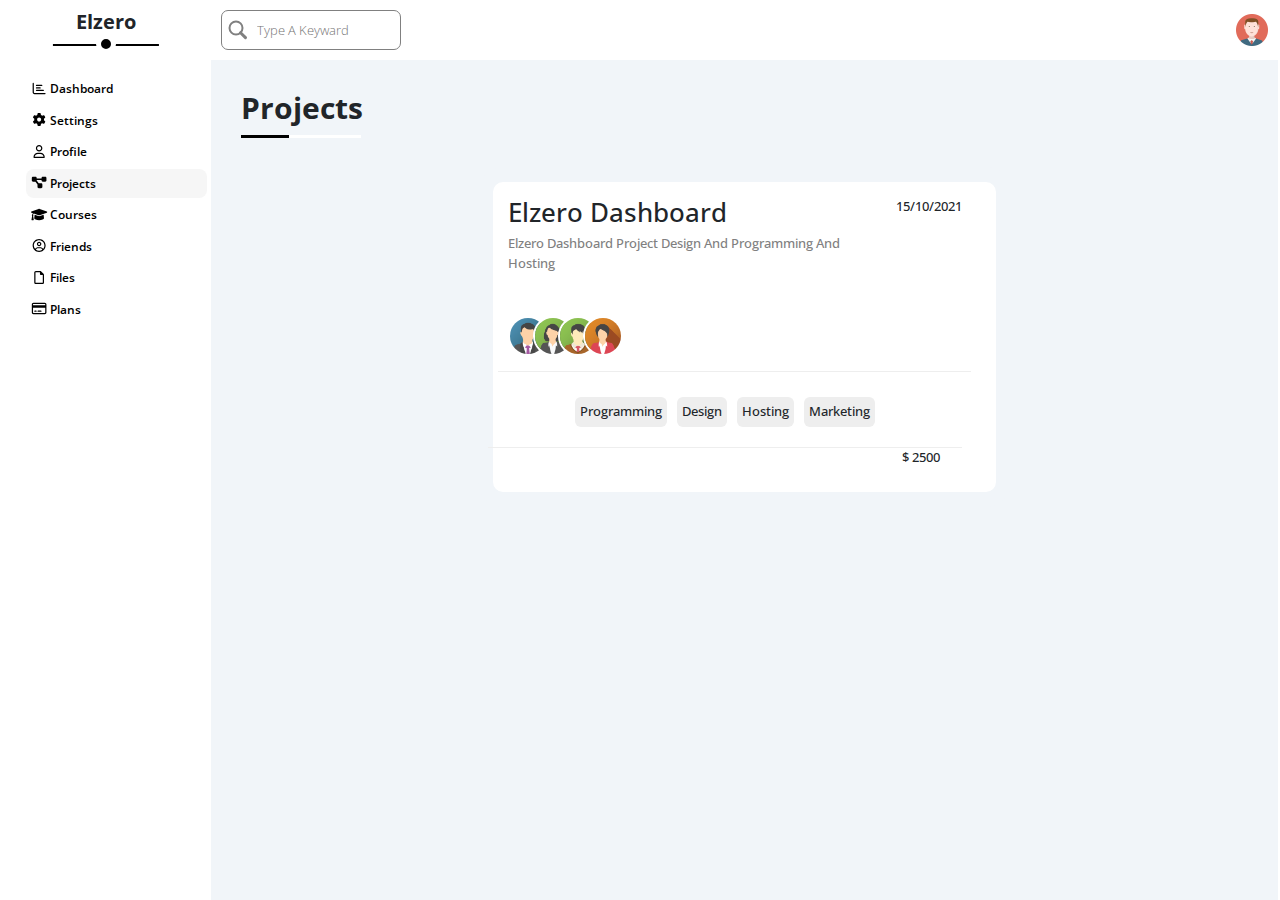
<file: projects.html>
<html lang="en"><head><meta charset="UTF-8"/><meta http-equiv="X-UA-Compatible" content="IE=edge"/><meta name="viewport" content="width=device-width, initial-scale=1.0"/><link rel="stylesheet" href="css/all.min.css"/><link rel="stylesheet" href="css/bootstrap.min.css"/><link rel="stylesheet" href="css/bootstrap.min.css.map"/><link rel="preconnect" href="https://fonts.googleapis.com"/><link rel="preconnect" href="https://fonts.gstatic.com" crossorigin=""/><link href="https://fonts.googleapis.com/css2?family=Open+Sans:wght@300;500&amp;amp;display=swap" rel="stylesheet"/><link rel="stylesheet" href="css/style.css"/><title class="text-capitalize">projects</title></head><body><div class="page d-flex"><div class="sidebar col-2" id="sidebar"><h3 class="elzero text-center text-capitalize">elzero</h3><ul class="main-ul text-capitalize"><a href="index.html"><li><i class="fa-regular fa-chart-bar fa-fw"></i> <span>dashboard </span></li></a><a href="settings.html"><li> <i class="fa-solid fa-gear fa-fw"></i> <span>settings</span></li></a><a href="profile.html"><li><i class="fa-regular fa-user fa-fw"></i> <span>profile </span></li></a><a href="projects.html"><li><i class="fa-solid fa-diagram-project fa-fw"></i> <span>projects</span></li></a><a href="courses.html"><li><i class="fa-solid fa-graduation-cap fa-fw"></i> <span>courses  </span></li></a><a href="friends.html"><li><i class="fa-regular fa-circle-user fa-fw"></i> <span>friends </span></li></a><a href="files.html"><li><i class="fa-regular fa-file fa-fw"></i> <span>files </span></li></a><a href="plans.html"><li><i class="fa-regular fa-credit-card fa-fw"></i> <span>plans </span></li></a></ul></div><div class="main d-flex h-100 col-10"><header class="head col-12 d-flex justify-content-between align-items-center"><div class="search"><input class="head-input" id="search" type="text" placeholder="Type A Keyward"/><i class="false fa-solid fa-xmark" id="x"></i></div><div class="head-icons d-flex align-items-center justify-content-end"><span class="head-i col-6"><i class="fa-regular fa-bell fa-lg"></i></span><img class="head-avatar col-6" src="image/avatar.png"/></div></header><h1 class="page-header text-capitalize col-12">projects</h1><div class="sections-container d-flex col-12 justify-content-evenly"><div class="section col-lg-6 col-md-12 col-sm-12"><div class="d-none"></div><div class="col-12 d-flex row wrap justify-content-between"><div class="col-10"><h2 class="col-12 text-capitalize">Elzero Dashboard</h2><p class="col-12 text-capitalize">Elzero Dashboard Project Design And Programming And Hosting</p></div><div class="col-2 d-flex justify-content-end">15/10/2021</div><div class="col-12 projects-image"><img src="image/team-01.png" alt=""/><img src="image/team-02.png" alt=""/><img src="image/team-03.png" alt=""/><img src="image/team-04.png" alt=""/></div><div class="skills d-flex col-12 row wrap justify-content-center"><span class="text-capitalize">programming</span><span class="text-capitalize">design</span><span class="text-capitalize">hosting</span><span class="text-capitalize">marketing</span></div><div class="col-6 line"></div><div class="col-2">$ 2500</div></div></div></div></div></div><script src="javascript/all.min.js"> </script><script src="javascript/bootstrap.bundle.min.js"></script><script src="javascript/main.js"> </script></body></html>
</file>
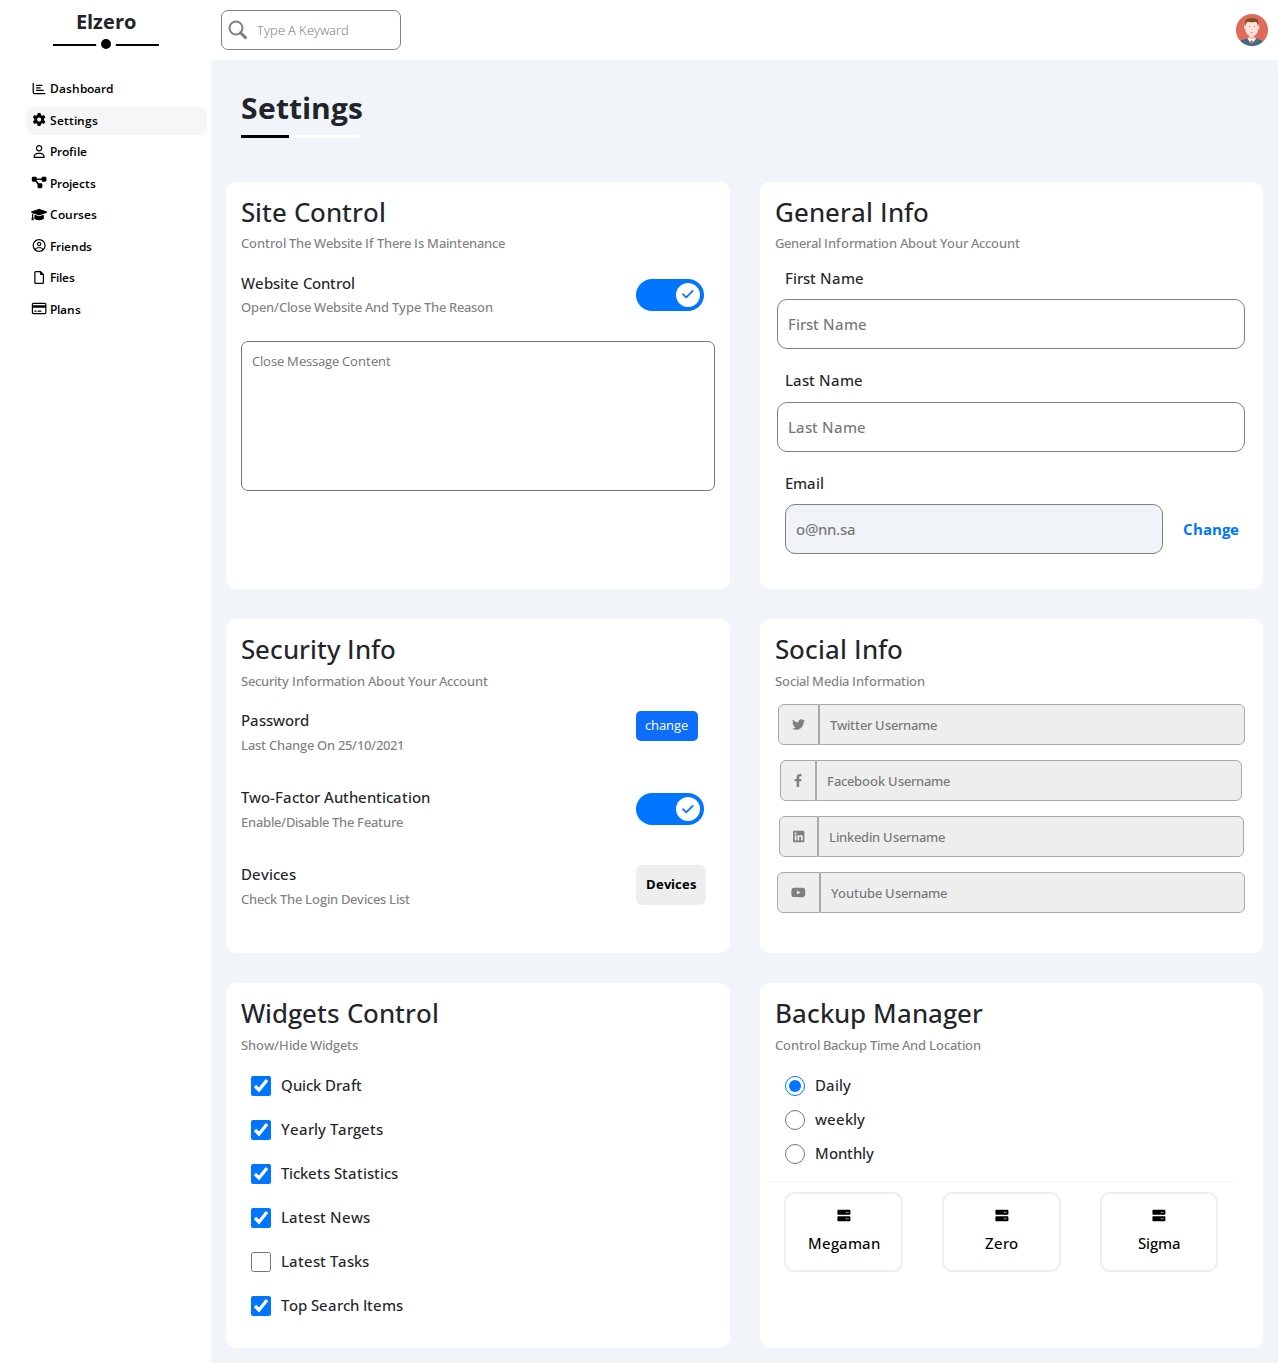
<file: settings.html>
<html lang="en"><head><meta charset="UTF-8"/><meta http-equiv="X-UA-Compatible" content="IE=edge"/><meta name="viewport" content="width=device-width, initial-scale=1.0"/><link rel="stylesheet" href="css/all.min.css"/><link rel="stylesheet" href="css/bootstrap.min.css"/><link rel="stylesheet" href="css/bootstrap.min.css.map"/><link rel="preconnect" href="https://fonts.googleapis.com"/><link rel="preconnect" href="https://fonts.gstatic.com" crossorigin=""/><link href="https://fonts.googleapis.com/css2?family=Open+Sans:wght@300;500&amp;amp;display=swap" rel="stylesheet"/><link rel="stylesheet" href="css/style.css"/><title class="text-capitalize">settings</title></head><body><div class="page d-flex"><div class="sidebar col-2" id="sidebar"><h3 class="elzero text-center text-capitalize">elzero</h3><ul class="main-ul text-capitalize"><a href="index.html"><li><i class="fa-regular fa-chart-bar fa-fw"></i> <span>dashboard </span></li></a><a href="settings.html"><li> <i class="fa-solid fa-gear fa-fw"></i> <span>settings</span></li></a><a href="profile.html"><li><i class="fa-regular fa-user fa-fw"></i> <span>profile </span></li></a><a href="projects.html"><li><i class="fa-solid fa-diagram-project fa-fw"></i> <span>projects</span></li></a><a href="courses.html"><li><i class="fa-solid fa-graduation-cap fa-fw"></i> <span>courses  </span></li></a><a href="friends.html"><li><i class="fa-regular fa-circle-user fa-fw"></i> <span>friends </span></li></a><a href="files.html"><li><i class="fa-regular fa-file fa-fw"></i> <span>files </span></li></a><a href="plans.html"><li><i class="fa-regular fa-credit-card fa-fw"></i> <span>plans </span></li></a></ul></div><div class="main d-flex h-100 col-10"><header class="head col-12 d-flex justify-content-between align-items-center"><div class="search"><input class="head-input" id="search" type="text" placeholder="Type A Keyward"/><i class="false fa-solid fa-xmark" id="x"></i></div><div class="head-icons d-flex align-items-center justify-content-end"><span class="head-i col-6"><i class="fa-regular fa-bell fa-lg"></i></span><img class="head-avatar col-6" src="image/avatar.png"/></div></header><h1 class="page-header text-capitalize col-12">settings</h1><div class="sections-container d-flex col-12 justify-content-evenly"><div class="section col-lg-6 col-md-12 col-sm-12"><div class="d-none"></div><h2 class="col-12 text-capitalize">Site Control</h2><p class="col-12 text-capitalize">Control The Website If There Is Maintenance</p><div class="col-12 row nowrap control d-flex justify-content-between"><div class="col-8 phrase"><h2 class="col-12 text-capitalize">Website Control</h2><p class="col-12 text-capitalize">Open/Close Website And Type The Reason</p></div><div class="col-2"><label> <input class="toggle-checkbox" type="checkbox" checked="checked"/><div class="toggle-switch"></div></label></div></div><textarea class="message col-12 text-capitalize" type="text" placeholder="close message content"></textarea></div><div class="section col-lg-6 col-md-12 col-sm-12"><div class="d-none"></div><h2 class="col-12 text-capitalize">General Info</h2><p class="col-12 text-capitalize">General Information About Your Account</p><div class="d-flex row general-info"><label>First Name</label><input placeholder="First Name"/></div><div class="d-flex row general-info"><label>Last Name</label><input placeholder="Last Name"/></div><div class="d-flex row general-info"><label>Email</label><div> <input class="email" placeholder="o@nn.sa"/><a href="settings.html">Change</a></div></div></div><div class="section col-lg-6 col-md-12 col-sm-12"><div class="d-none"></div><h2 class="col-12 text-capitalize">Security Info</h2><p class="col-12 text-capitalize">Security Information About Your Account</p><div class="col-12 row nowrap security d-flex justify-content-between"><div class="col-8 phrase"><h2 class="col-12 text-capitalize">password</h2><p class="col-12 text-capitalize">Last Change On 25/10/2021</p></div><div class="col-2"><button class="btn btn-primary">change</button></div></div><div class="col-12 row nowrap security d-flex justify-content-between"><div class="col-8 phrase"><h2 class="col-12 text-capitalize">Two-Factor Authentication</h2><p class="col-12 text-capitalize">Enable/Disable The Feature</p></div><div class="col-2"><label> <input class="toggle-checkbox" type="checkbox" checked="checked"/><div class="toggle-switch"></div></label></div></div><div class="col-12 row nowrap security d-flex justify-content-between"><div class="col-8 phrase"><h2 class="col-12 text-capitalize">Devices</h2><p class="col-12 text-capitalize">Check The Login Devices List</p></div><div class="col-2"><label class="device text-capitalize">devices </label></div></div></div><div class="section col-lg-6 col-md-12 col-sm-12"><div class="d-none"></div><h2 class="col-12 text-capitalize">Social Info</h2><p class="col-12 text-capitalize">Social Media Information</p><div class="d-flex row wrap align-items-center"><div class="col-12 social-info"><i class="i fa-brands fa-twitter"></i><input type="text" placeholder="Twitter Username"/></div><div class="col-12 social-info"><i class="i fa-brands fa-facebook-f"></i><input type="text" placeholder="Facebook Username"/></div><div class="col-12 social-info"><i class="i fa-brands fa-linkedin"></i><input type="text" placeholder="Linkedin Username"/></div><div class="col-12 social-info"><i class="i fa-brands fa-youtube"></i><input type="text" placeholder="Youtube Username"/></div></div></div><div class="section col-lg-6 col-md-12 col-sm-12"><div class="d-none"></div><h2 class="col-12 text-capitalize">Widgets Control</h2><p class="col-12 text-capitalize">Show/Hide Widgets</p><div class="col-12 d-flex align-items-center widgets"><input class="Check" id="one" type="checkbox" checked="checked"/><label for="one"> Quick Draft</label></div><div class="col-12 d-flex align-items-center widgets"><input class="Check" id="two" type="checkbox" checked="checked"/><label for="two"> Yearly Targets</label></div><div class="col-12 d-flex align-items-center widgets"><input class="Check" id="three" type="checkbox" checked="checked"/><label for="three"> Tickets Statistics</label></div><div class="col-12 d-flex align-items-center widgets"><input class="Check" id="four" type="checkbox" checked="checked"/><label for="four"> Latest News</label></div><div class="col-12 d-flex align-items-center widgets"><input class="Check" id="five" type="checkbox"/><label for="five"> Latest Tasks</label></div><div class="col-12 d-flex align-items-center widgets"><input class="Check" id="six" type="checkbox" checked="checked"/><label for="six"> Top Search Items</label></div></div><div class="section col-lg-6 col-md-12 col-sm-12"><div class="d-none"></div><h2 class="col-12 text-capitalize">Backup Manager</h2><p class="col-12 text-capitalize">Control Backup Time And Location</p><div class="col-12 d-flex row wrap" id="backup-ratio"><div class="col-12 d-flex align-items-center backup"><input id="daily" type="radio" name="ratio" checked="checked"/><label for="daily"> Daily</label></div><div class="col-12 d-flex align-items-center backup"><input id="weekly" type="radio" name="ratio"/><label for="weekly"> weekly</label></div><div class="col-12 d-flex align-items-center backup"><input id="monthly" type="radio" name="ratio"/><label for="monthly"> Monthly</label></div></div><div class="b-top col-12 d-flex align-items-center row wrap" id="backup-btn"><button class="col-lg-3 col-md-3 col-sm-12 backup-btn d-flex row wrap"><i class="fa-solid fa-server"></i><span>Megaman</span></button><button class="col-lg-3 col-md-3 col-sm-12 backup-btn d-flex row wrap"><i class="fa-solid fa-server"></i><span>Zero</span></button><button class="col-lg-3 col-md-3 col-sm-12 backup-btn d-flex row wrap"><i class="fa-solid fa-server"></i><span>Sigma</span></button></div></div></div></div></div><script src="javascript/all.min.js"> </script><script src="javascript/bootstrap.bundle.min.js"></script><script src="javascript/main.js"> </script></body></html>
</file>
<file: css/style.css>
*{
    padding: 0;
    margin: 0;
    font-size: 13px;
    font-weight: 500;
    box-sizing: border-box;
    font-family: "Open Sans", sans-serif;
}
:root{
    --main-color:blue;
    --secondary-color:#f6f6f6;
    --basic-color:#f1f5f9;
    --active-color: #eee;
    --blue-color:#0075ff;
    --red-color: #f44336;
    --orange-color: #f59e0b;
    --green-color: #22c55e;
}
html::-webkit-scrollbar ,
.input-thought::-webkit-scrollbar,
.projects-section::-webkit-scrollbar{
    width: 15px;
    right: 0;
}

html::-webkit-scrollbar-thumb,
.input-thought::-webkit-scrollbar-thumb,
.projects-section::-webkit-scrollbar-thumb {
    background-color: var(--blue-color);
}

html::-webkit-scrollbar-track,
.input-thought::-webkit-scrollbar-track,
.projects-section::-webkit-scrollbar-track {
    background-color: white;
}
a{
    text-decoration: none;
    color: black;
}
a:hover{
    color: black;
}
.page{
    background-color: var(--basic-color);
}
.sidebar{
    background-color: white;
    border-right: 1px solid #21252929;
    position: fixed;
    left: 0;
    height: 100vh;
}
.elzero{
    position: relative;
    padding: 10px;
    font-size: 20px;
    font-weight: bold;
}
.elzero::before{
    content: "";
    position: absolute;
    width: 50%;
    height: 1.5px;
    left: 50%;
    top: 100%;
    transform: translate(-50%, 0px);
    background-color: black;
}
.elzero::after {
    content: "";
    position: absolute;
    width: 20px;
    height: 20px;
    left: 50%;
    top: 100%;
    transform: translate(-50%, -50%);
    background-color: black;
    border: 5px solid white;
    border-radius: 50%;
}
.main-ul {
    list-style: none;
    margin-top: 30px;
    margin-right: 5px;
}

.main-ul li {
    padding: 5px;
    cursor: pointer;
    border-radius: 8px;
    margin-bottom: 2px;
}
.main-ul li span {
    font-size: 12px;
    font-weight: 600;
}
.active{
    background-color: var(--secondary-color);
}

.main-ul li:hover {
    background-color: var(--secondary-color);
}
.main {
    flex-direction: column;
    flex-wrap: nowrap;
    background-color: var(--basic-color);
    position: absolute;
    left: 16.5%;
}
}
.head{
    height: 70px;
    background-color: white!important;
    padding: 10px!important;
    
}
header{
    background: white;
    padding: 10px;
}
.head-input{
    position: relative;
    height: 40px;
    width: 180px;
    font-weight: 300;
    border-radius: 7px;
    padding: 10px;
    padding-left: 35px;
    border: 1px solid grey;
    transition: .3s;
}
.search{
    position: relative;
}
.search::before{
    content: "";
    position: absolute;
    width: 15px;
    height: 15px;
    left: 15px;
    top: 45%;
    transform: translate(-50%, -50%);
    background-color: white;
    border: 2.5px solid gray;
    border-radius: 50%;
    z-index: 1;
}
.search::after {
    content: "";
    position: absolute;
    width: 2.5px;
    height: 10px;
    left: 25px;
    top: 58%;
    transform: rotate(-45deg) translate(-50%, -50%);
    background-color: gray;
    border-radius: 10px;
    z-index: 1;
}
.false{
    display: none;
    color: blue;
    font-size: 15px;
    position: absolute;
    left: 100%;
    top: 50%;
    transform: translate(-200%, -50%);
    cursor: pointer;
}
.head-input:focus+.false {
    display: block;

}
.head-input:focus{
    width: 200px;
    outline: none;
}
.head-icons{
    width: 100px;
    height: 40px;
}
.head-i{
    position: relative;
    height: 20px;
    font-size: 17px;
}
.head-i::before{
    content: "";
    position: absolute;
    width: 10px;
    height: 10px;
    left: 40%;
    top: 0;
    transform: translate(-50%, -50%);
    background-color: red;
    border-radius: 50%;
}
.head-avatar{
    width: 32px;
    height: 32px;
}
.page-header{
    position: relative;
    height: 100px;
    padding: 30px;
    font-size: 30px;
    font-weight: 700;
}
.page-header::after{
    content: "";
    position: absolute;
    width: 120px;
    height: 3px;
    left: 30px;
    top: 75px;
    background-image: linear-gradient(to right,black 40%,white 40%,white 100%);
}
/*start dashboard page*/

.sections-container{
    flex-wrap: wrap;
    background-color: var(--basic-color);
}
.section{
    position: relative;
    border: 15px solid var(--basic-color);
    border-radius: 25px;
    background-color: white;
    padding: 15px;
    margin-left: auto;
    margin-right: auto;
}
.section p{
    color: gray;
}
.welcome-head {
    position: relative;
    background-color: #eee;
    width: calc(100% + 31px);
    margin-left: -15.5px;
    margin-top: -18px;
    padding: 20px;
    border-top-right-radius: 15px;
    border-top-left-radius: 15px;
    padding-bottom: 20px;
}
.welcome-image{
    position: absolute;
    width: 150px;
    left: 100%;
    top: 10%;
    transform: translate(-120%, 0);
}
.welcome-avatar{
    position: absolute;
    width: 60px;
    height: 60px;
    top: 100%;
    left: 5%;
    transform: translate(0,-50%);
    border: 3px solid #80808036;
    border-radius: 50%;
}
.welcome-mid{
    padding-top: 30px;
    margin-top: auto;
    margin-top: 50px;
    margin-bottom: 50px;
    margin-left: -15px;
    width: calc(100% + 31px);
    border-top: 1px solid #eee;
    border-bottom: 1px solid #eee;
}
.welcome-mid div h2{
    font-size: 15px !important;
    text-align: center !important;
}
.welcome-mid div p{
    text-align: center !important;
}

.input-title,
.input-thought {
    height: 40px;
    margin-bottom: 10px;
    font-weight: 600;
    border-radius: 7px;
    padding: 10px;
    background-color: var(--active-color);
    border: none;
    text-align: start;
    outline: none;
}

.input-thought {
    height: 150px;
    resize: none;
}
.section > div{
    margin-bottom: 10px;
}
.targets{
    flex-direction: column-reverse;
    position: relative;
}
.targets h2 {
    font-size: 15px !important;
}
.dolar{
    color: var(--blue-color);
    background-color: rgb(0 117 255 / 20%);
}
.money{
    position: absolute;
    width: 75%;
    height: 3px;
    top: 100%;
    transform: translate(0,-200%);
    background-image: linear-gradient(to right, var(--blue-color) 80%, rgb(0 117 255 / 20%) 80%, rgb(0 117 255 / 20%) 100%);
}
.money::before{
    content: "";
    position: absolute;
    border: 5px;
    border-style: solid;
    border-color: var(--blue-color) transparent transparent transparent;
    left: 80%;
    top: 0%;
    transform: translate(-50%,-50%);
}
.money::after {
    content: "80%";
    position: absolute;
    text-align: center;
    width: 40px;
    height: 25px;
    border-radius: 10px;
    background-color: var(--blue-color);
    color: white;
    left: 80%;
    top: 0%;
    transform: translate(-50%, -118%);
}
.tag{
    color: var(--orange-color);
    background-color: rgb(245 158 11 / 20%);
}
.projects {
    position: absolute;
    width: 75%;
    height: 3px;
    top: 100%;
    transform: translate(0,-200%);
    background-image: linear-gradient(to right, var(--orange-color) 55%, rgb(245 158 11 / 20%) 55%, rgb(245 158 11 / 20%) 100%);
}

.projects::before {
    content: "";
    position: absolute;
    border: 5px;
    border-style: solid;
    border-color: var(--orange-color) transparent transparent transparent;
    left: 55%;
    top: 0%;
    transform: translate(-50%, -50%);
}

.projects::after {
    content: "55%";
    position: absolute;
    text-align: center;
    width: 40px;
    height: 25px;
    border-radius: 10px;
    background-color: var(--orange-color);
    color: white;
    left: 55%;
    top: 0%;
    transform: translate(-50%, -118%);
}
.person{
    color: var(--green-color);
    background-color: rgb(34 197 94 / 20%);
}
.team {
    position: absolute;
    width: 75%;
    height: 3px;
    top: 100%;
    transform: translate(0,-200%);
    background-image: linear-gradient(to right, var(--green-color) 75%, rgb(34 197 94 / 20%) 75%, rgb(34 197 94 / 20%) 100%);
}

.team::before {
    content: "";
    position: absolute;
    border: 5px;
    border-style: solid;
    border-color: var(--green-color) transparent transparent transparent;
    left: 75%;
    top: 0%;
    transform: translate(-50%, -50%);
}

.team::after {
    content: "75%";
    position: absolute;
    text-align: center;
    width: 40px;
    height: 25px;
    border-radius: 10px;
    background-color: var(--green-color);
    color: white;
    left: 75%;
    top: 0%;
    transform: translate(-50%, -118%);
}
.tickets-section{
    border: 1px solid black;
    border-radius: 10px;
    padding: 10px;
}
.c-orange,.c-blue,.c-green,.c-red{
    width: 100%;
    text-align: center;
}
.c-orange{
    color: var(--orange-color);
}
.c-blue{
    color: var(--blue-color);
}
.c-green{
    color: var(--green-color);
}
.c-red{
    color: var(--red-color);
}
.news-section,.tasks-section, .top-search ,.reminders,.post{
    width: 100%;
    justify-content: center;
    align-items: center;
}
.news-section img{
    width: 120px;
    height: 50px;
    border-radius: 15%;
    margin: auto;
    margin-bottom: 10px;
}
.news-section h2,.tasks-section h2, .top-search h2 ,.reminders h2 ,.post h2{
    font-size: 15px;
    font-weight: bold;
}
.news-section p ,.tasks-section p, .top-search p, .reminders p , .post p{
    font-size: 10px;
}
.news-time, .search-times{
    color: black !important;
    background-color: var(--active-color);
    border-radius: 6px;
    height: min-content;
    text-align: center;
}
.tasks-section .delete {
    font-size: 15px;
    cursor: pointer;
    text-align: end;
}
.tasks-section .delete:hover{
    color: var(--red-color) ;
}
.hash {
    text-decoration: line-through;
    color: darkgray;
}
.top-search h4{
    font-size: 10px;
    color: rgba(0, 0, 0, 0.636);
}
.top-search h2 {
    font-weight: 500;
}
.uploaded-file{
    width: 40px;
}
.project{
    margin-bottom: 40px;
}
.progress{
    padding: 7px;
    padding-left: 10px;
    background-color: transparent;
    font-size: 16px;
    height: min-content;
    color:  black !important;
}
.circle{
    position: relative;
    width: 32px;
    height: 32px;
    border-radius: 50%;
    border: 2px solid var(--blue-color);
    background-color: var(--blue-color);
}
.circle::before{
    content: "";
    position: absolute;
    width: 28px;
    height: 28px;
    left: 50%;
    top: 50%;
    transform: translate(-50%, -50%);
    border-radius: 50%;
    border: 2px solid white;
}
.circle::after{
    content: "";
    position: absolute;
    width: 3px;
    height: 40px;
    left: 50%;
    top: 102%;
    transform: translate(-50%,0%);
    background-color: var(--blue-color);
}
.section :nth-last-child(3) .circle{
    animation: bg-animate .8s linear 0s infinite alternate ;
}
.section :nth-last-child(2) .circle {
    background-color: white;
}
.section :nth-last-child(2) .circle::after {
    display: none;
}
.reminders{
    margin: auto;
    margin-bottom: 15px;
}
.project-image{
    opacity: 25%;
    position: absolute;
    width: 120px;
    height: 120px;
    left: 70%;
    top: 60%;
}
.re-1,.re-2,.re-3,.re-4{
    padding-top: 5px;
}
.reminders span{
    position: absolute;
    width: 15px;
    height: 15px;
    background-color: var(--blue-color);
    border-radius: 50%;
    top: 50%;
    left: 50%;
    transform: translate(-50%, -50%);
}
.re-1{
    border-left: 2px solid var(--blue-color);
}
.reminders .re-1 span{
    background-color: var(--blue-color);
}
.re-2 {
    border-left: 2px solid var(--green-color);
}
.reminders .re-2 span {
    background-color: var(--green-color);
}
.re-3 {
    border-left: 2px solid var(--orange-color);
}
.reminders .re-3 span {
    background-color: var(--orange-color);
}
.re-4 {
    border-left: 2px solid var(--red-color);
}
.reminders .re-4 span {
    background-color: var(--red-color);
}
.post-avatar{
    width: 40px;
    height: 40px;
    padding: auto;
}
.post .col-10{
    padding-top: 15px;
    margin-left: 20px;
}
.post-para{
    color: black !important;
    padding-top: 40px;
    padding-bottom: 80px;
    font-size: 15px !important;
    border-top: 1px solid #eee;
    border-bottom: 1px solid #eee;
}
.social{
    margin-left: auto;
    margin-right: auto;
}
.social .col-11{
    margin-top: 20px;
    height: 50px;
}
.twietter , .facebook , .youtube , .linkedin{
    display: flex;
    justify-content: center;
    align-items: center;
    height: 50px;
    margin-top: 20px;
    color: white;
    transition: .3s;
}
.twietter:hover ,.facebook:hover ,.youtube:hover ,.linkedin:hover {
    cursor: pointer;
    transform: rotate(5deg);
}
.twietter{
    background-color: #1da1f2;
}
.twietter + .col-11 {
    background-color: #1da0f26f;
}
.twietter + .col-11 span{
    color: #1da1f2;
}
.twietter+.col-11 button {
    background-color: #1da1f2;
    border: none;
    width: fit-content;
}
.facebook {
    background-color: #1877f2;
}
.facebook+.col-11 {
    background-color: #1876f280;
}

.facebook+.col-11 span {
    color: #1877f2;
}

.facebook+.col-11 button {
    background-color: #1877f2;
    border: none;
    width: fit-content;
}
.youtube {
    background-color: #ff0000;
}
.youtube+.col-11 {
    background-color: #ff000054;
}

.youtube+.col-11 span {
    color: #ff0000;
}

.youtube+.col-11 button {
    background-color: #ff0000;
    border: none;
    width: fit-content;
}
.linkedin {
    background-color: #0077b5;
}
.linkedin+.col-11 {
    background-color: #0076b555;
}

.linkedin+.col-11 span {
    color: #0077b5;
}

.linkedin+.col-11 button {
    background-color: #0077b5;
    border: none;
    width: fit-content;
}
.btn{
    width: fit-content;
    border: none;
}
.projects-section{
    overflow-x: scroll;
    width: 100%;
    padding: 30px;
}
table{
    min-width: 1000px;
}
thead td{
    font-weight: bold;
    background-color: #eee;
}
tbody img{
    width: 30px;
    height: 30px;
    border-radius: 50%;
    border: 2px solid white;
}
tbody img:not(:first-child) {
    margin-left: -15px;
}
td{
    font-size: 15px;
    padding: 15px;
    border: 1px solid #eee;
    width: fit-content;
}
.Pending , .Pending:hover{
    background-color: var(--orange-color);
}
.In-Progress , .In-Progress:hover{
    background-color: var(--blue-color);
}
.Completed , .Completed:hover{
    background-color: var(--green-color);
}
.Rejected , .Rejected:hover{
    background-color: var(--red-color);
}

@keyframes bg-animate {
    from{
        background-color: var(--blue-color);
    }  
    to{
        background-color: white;
    }
}
@media (max-width: 768px) {
    .sidebar span{
        display: none;
    }
    .sidebar{
        text-align: center;
    }
    h3{
        font-size: 10px !important;
    }
    h3::before,h3::after{
        display: none;
    }
    .main-ul{
        padding: 0;
    }
    .welcome-image{
        display: none;
    }
    .welcome-avatar{
    left: 50%;
    transform: translate(-75%,-25%);
    }
    .section{
        width: 95%;
    }
    .news-section h2,.news-section p{
        text-align: center;
    }
    .news-time{
    width: 100px;
    margin-left: auto;
    margin-right: auto;
    }
    .project-image{
        display: none;
    }
    .activities {
    text-align: center;
    }
}
/*end dashboard page*/
/*start settings page*/
.control,.security{
    margin-top: 20px;
}
.phrase p{
    width: fit-content;
}
.phrase h2 {
    font-size: 15px;

}
.toggle-checkbox{
    -webkit-appearance: none;
    appearance: none;
}
.toggle-switch{
    margin-top: 5px;
    width: 68px;
    height: 32px;
    background-color: #ccc;
    border-radius: 16px;
    position: relative;
    transition: .3s;
    cursor: pointer;
}
.toggle-switch::before{
    font-family: 'Font Awesome 5 Free';
    content: "\f00d";
    font-weight: 900;
    background-color: white;
    width: 24px;
    height: 24px;
    position: absolute;
    border-radius: 50%;
    top: 4px;
    left: 4px;
    display: flex;
    justify-content: center;
    align-items: center;
    color: #aaa;
    transition: .3s;
}
.toggle-checkbox:checked+.toggle-switch{
    background-color: var(--blue-color);
}
.toggle-checkbox:checked + .toggle-switch::before{
    content: "\f00c";
    left: 40px;
    color: var(--blue-color);
}
.message{
    height: 150px;
    font-weight: 400;
    border-radius: 7px;
    padding: 10px;
    text-align: start;
    outline: none;
    background-color: white;
    resize: none;
}
.security .device{
    width: fit-content;
    padding: 10px;
    border-radius: 6px;
    background-color: #eee;
    color: #000;
    font-weight: bold;
}
.general-info label{
    font-size: 15px;
    margin-bottom: 10px;
    margin-left: 10px;
}
.general-info input{
    font-size: 15px;
    height: 50px;
    width: 95%;
    border: 1px solid gray;
    margin-left: auto;
    margin-right: auto;
    border-radius: 10px;
    margin-bottom: 10px;
}
.general-info .email{
    margin-left: 10px;
    width: 80%;
    padding-left: 10px;
    background-color: #f0f4f8;
}
.general-info a{
    font-size: 15px;
    margin-left: 20px;
    color: var(--blue-color);
    font-weight: bold;
}
.social-info{
    display: flex;
    justify-content: center;
    align-items: center;
    margin-bottom: 15px;
}
.social-info .i{
    color: gray;
    background-color: #eee;
    padding: 13px;
    border: 1px solid darkgray;
    border-top-left-radius: 6px;
    border-bottom-left-radius: 6px;
}
.social-info input{
    color: #000;
    background-color: #eee;
    height: 41px;
    width: 90%;
    padding: 10px;
    border: 1px solid darkgray;
    border-top-right-radius: 6px;
    border-bottom-right-radius: 6px;
    outline: none;
}
.widgets .check , .backup input{
    width: 20px;
    height: 20px;
    margin:7px 10px;
    cursor: pointer;
}
.widgets label , .backup label {
    font-size: 15px;
    font-weight: 500;
    cursor: pointer;
}
.b-top{
    border-top: 1px solid var(--secondary-color);
}
.backup-btn{
    justify-content: center;
    align-items: center;
    margin: 10px auto;
    border-radius: 10px;
    background-color: white;
    height: 80px;
    font-size: 20px;
    padding: 10px;
    border: 2px solid #eee;
}
.backup-btn span{
    font-size: 15px;
    font-weight: 500;
}
.active-btn{
    color: var(--blue-color);
    border-color: var(--blue-color);
}
.backup-btn:focus{
    color: var(--blue-color);
    border-color: var(--blue-color);
}

/*end settings page*/
/*start profile page*/
.thin-toggle-switch {
    width: 68px;
    height: 16px;
    font-size: 8px;
}

.thin-toggle-switch::before {
    width: 12px;
    height: 12px;
    top: 2px;
    left: 2px;
}
.thin-toggle-checkbox:checked+.thin-toggle-switch::before {
    left: 52px;
}
.profile-main{
    margin-top: auto;
    margin-bottom: auto;
}
.profile-main h2 {
    min-width: fit-content;
    margin-top: 10px;
    font-size: 15px;
    font-weight: 600;
}
.level{
    position: relative;
    width: 100%;
    height: 0;
    margin-top: auto;
    margin-bottom: auto;
}
.level::after{
    content: "";
    position: absolute;
    width: 100px;
    height: 5px;
    left: 50%;
    top: 0px;
    transform: translate(-50%,0);
    border-radius: 25px;
    background-image: linear-gradient(to right,var(--blue-color) 70%,#0075ff36 70%,#0075ff36 100%);
}
.stars{
    justify-content: center;
    gap: 5px;
    margin-top: -50px;
}
.star{
    color: var(--orange-color);
}
.sup-profile{
    padding: 20px;
    border-left: 1px solid #eee;
    border-bottom: 1px solid #eee;
    width: 100%;
}
.skills{
    border-bottom: 1px solid #eee;
}
.skills span{
    padding: 5px;
    margin-top: 10px;
    margin-left: 5px;
    margin-right: 5px;
    margin-bottom: 20px;
    border-radius: 6px;
    height: fit-content;
    width: fit-content;
    background-color: #eee;
}
.activities img{
    width: 80px;
    height: 60px;
    border-radius: 50%;
    margin-bottom: 10px;
}
.activities {
    justify-self: center;
    align-items: center;
    padding-bottom: 10px;
    margin-bottom: 10px;
    border-bottom: 1px solid #eee;
}
/*end profile page*/
/*start plans page*/
.plan{
    width: 100%;
    height: 150px;
    border-radius: 0;
    border: 0;
    color: white;
    margin-bottom: 30px;
}
.plan h2{
    font-size: 30px;
    font-weight: 600;
}
.plan::before {
    width: calc(100% - 10px);
    height: 140px;
    top: 50%;
    left: 50%;
    transform: translate(-50%,-50%);
    border: 3px solid white;
    border-radius: 0;
    border-color: white;
}
.plan::after{
    display: none;
}
.plan-span{
    font-size: 13px;
    width: fit-content;
}
.yes , .no{
    color: var(--green-color);
    margin-right: 2px;
    font-size: 18px;
}
.no{
    color: var(--red-color);
}
.help{
    color: gray;
}
.free {
    background-color: var(--green-color) !important;
    color: white !important;
    font-size: 15px;
}
.basic{
    background-color: var(--blue-color) !important;
    color: white !important;
    font-size: 15px;
}
.premium {
    background-color: var(--orange-color) !important;
    color: white !important;
    font-size: 15px;
}
/*end plans page*/

.projects-image{
    margin-bottom: 15px;
    padding-bottom: 15px;
    border-bottom: 1px solid #eee;
}
.projects-image img {
    margin-top: 30px;
    width: 40px;
    height: 40px;
    border-radius: 50%;
    border: 2px solid white;
}
.projects-image img:not(:first-child) {
    margin-left: -15px;
}
</file>
